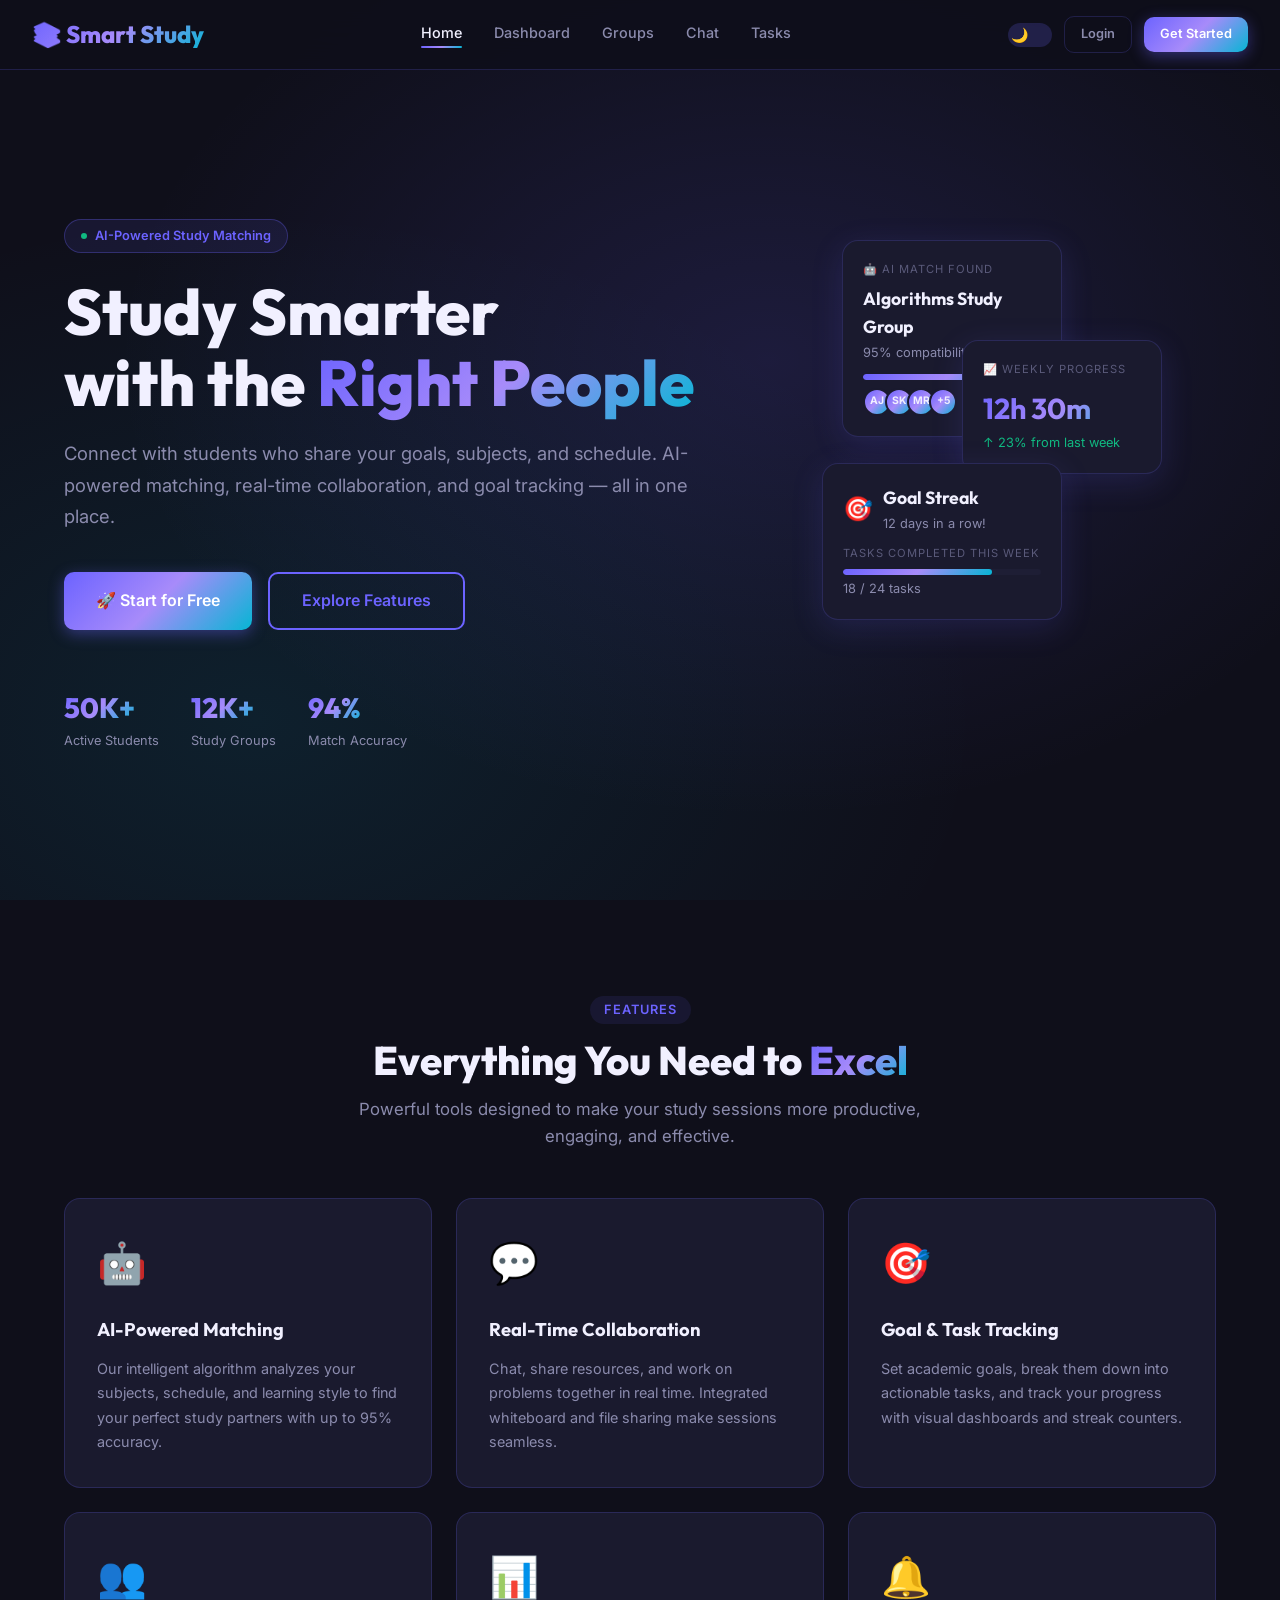
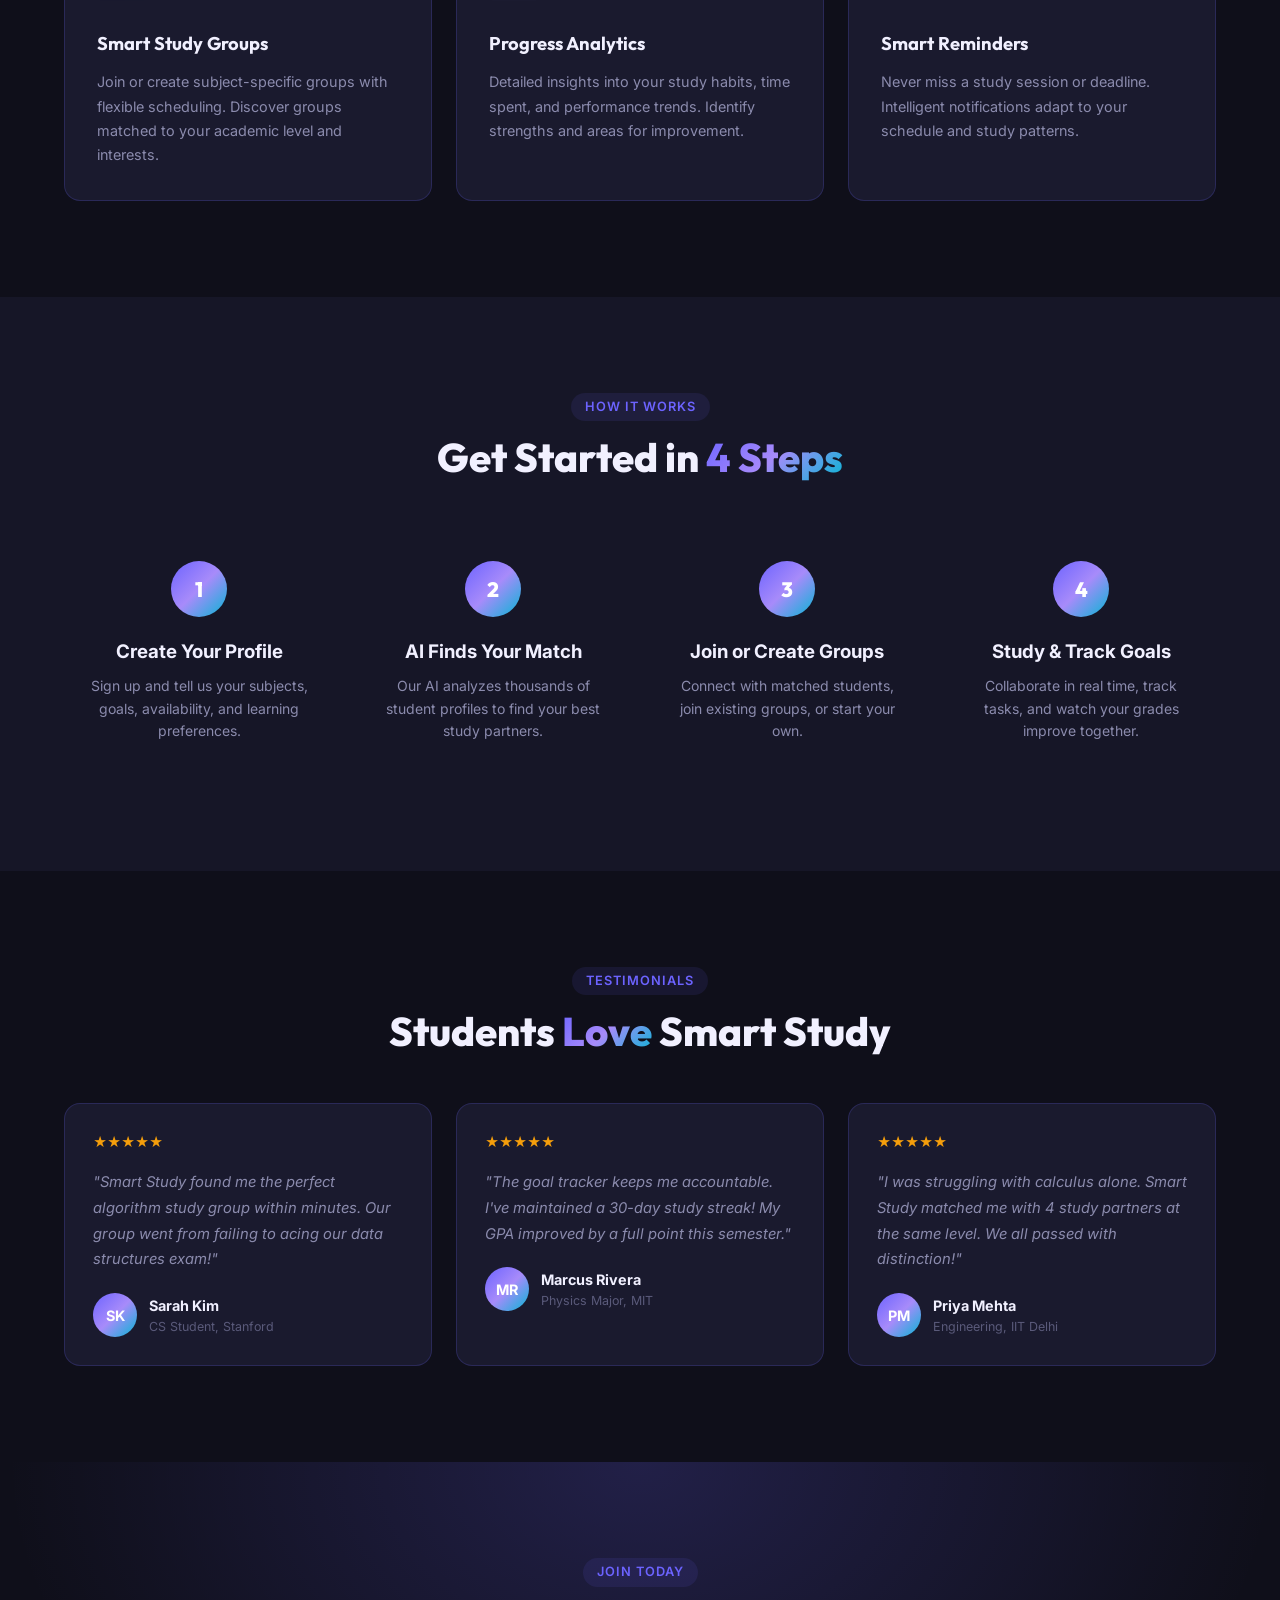
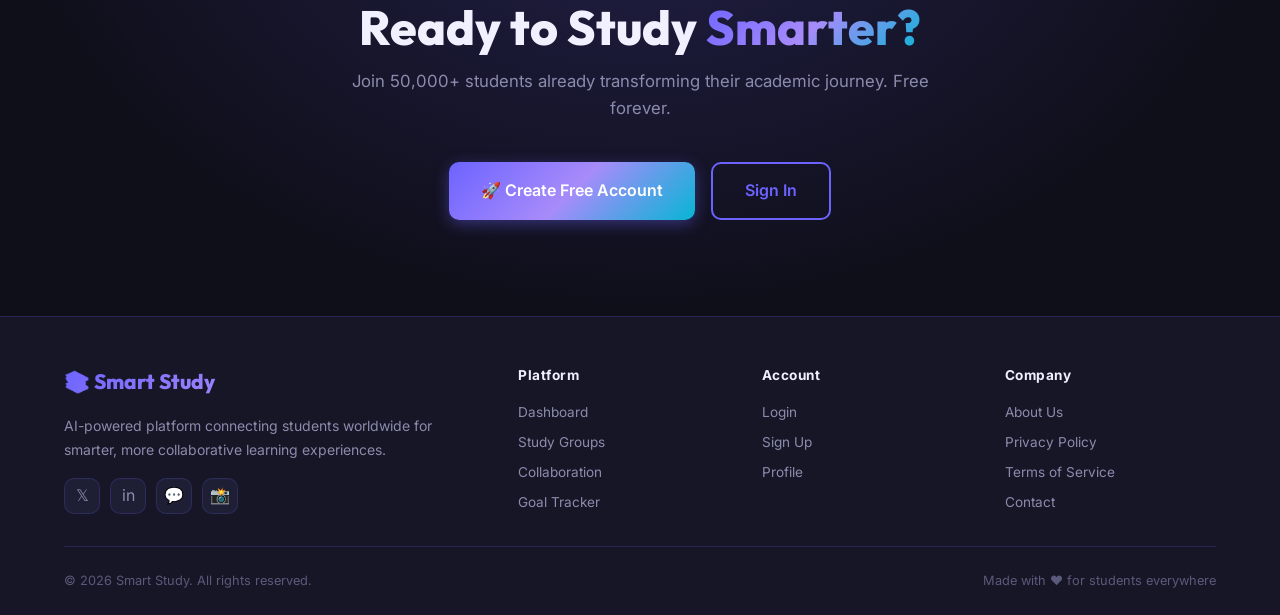
<file: frontend/index.html>
<!DOCTYPE html>
<html lang="en">
<head>
  <meta charset="UTF-8" />
  <meta name="viewport" content="width=device-width, initial-scale=1.0" />
  <meta name="description" content="Smart Study - AI-powered platform connecting students with study partners, groups, and tools to achieve their academic goals faster." />
  <title>Smart Study - Learn Together, Achieve More</title>
  <link rel="stylesheet" href="style.css" />
  <style>
    /* Hero */
    .hero {
      min-height: 100vh; display: flex; align-items: center;
      position: relative; overflow: hidden;
      background: radial-gradient(ellipse at 60% 40%, rgba(108,99,255,0.15) 0%, transparent 60%),
                  radial-gradient(ellipse at 20% 80%, rgba(6,182,212,0.1) 0%, transparent 50%);
    }
    .hero-content { max-width: 640px; z-index: 2; position: relative; }
    .hero-badge {
      display: inline-flex; align-items: center; gap: 8px;
      background: rgba(108,99,255,0.1); border: 1px solid rgba(108,99,255,0.3);
      padding: 6px 16px; border-radius: 20px; font-size: 0.8rem; font-weight: 600;
      color: var(--primary); margin-bottom: 1.5rem; animation: fadeUp 0.6s ease forwards;
    }
    .hero-badge .dot { width: 6px; height: 6px; border-radius: 50%; background: var(--success); animation: pulse 1.5s infinite; }
    .hero-title {
      font-family: 'Outfit', sans-serif; font-size: clamp(2.5rem, 6vw, 4rem); font-weight: 800;
      line-height: 1.1; margin-bottom: 1.25rem;
    }
    .hero-title span { background: var(--gradient); -webkit-background-clip: text; -webkit-text-fill-color: transparent; }
    .hero-subtitle { color: var(--text-muted); font-size: 1.15rem; line-height: 1.7; margin-bottom: 2.5rem; }
    .hero-cta { display: flex; gap: 1rem; flex-wrap: wrap; }
    .hero-stats { display: flex; gap: 2rem; margin-top: 3.5rem; flex-wrap: wrap; }
    .hero-stat { }
    .hero-stat-value { font-family: 'Outfit', sans-serif; font-size: 1.75rem; font-weight: 800; }
    .hero-stat-value span { background: var(--gradient); -webkit-background-clip: text; -webkit-text-fill-color: transparent; }
    .hero-stat-label { font-size: 0.8rem; color: var(--text-muted); }
    /* Floating cards */
    .hero-visual { position: absolute; right: 0; top: 0; bottom: 0; width: 45%; display: flex; align-items: center; justify-content: center; }
    .floating-cards { position: relative; width: 340px; height: 420px; }
    .floating-card {
      position: absolute; background: var(--card); border: 1px solid var(--border);
      border-radius: var(--radius); padding: 1.25rem; box-shadow: var(--shadow);
    }
    .fc1 { top: 0; left: 20px; width: 220px; animation: float 4s ease-in-out infinite; }
    .fc2 { top: 100px; right: 0; width: 200px; animation: float 4s ease-in-out infinite 1s; }
    .fc3 { bottom: 40px; left: 0; width: 240px; animation: float 4s ease-in-out infinite 2s; }
    .fc-label { font-size: 0.7rem; color: var(--text-dim); text-transform: uppercase; letter-spacing: 1px; margin-bottom: 6px; }
    .fc-value { font-family: 'Outfit', sans-serif; font-weight: 700; font-size: 1.1rem; }
    .fc-sub { font-size: 0.8rem; color: var(--text-muted); margin-top: 2px; }
    .fc-progress { margin-top: 10px; }
    .fc-members { display: flex; gap: -6px; margin-top: 8px; }
    .fc-avatar {
      width: 28px; height: 28px; border-radius: 50%; background: var(--gradient);
      border: 2px solid var(--card); display: flex; align-items: center; justify-content: center;
      font-size: 0.65rem; font-weight: 700; margin-left: -6px;
    }
    .fc-avatar:first-child { margin-left: 0; }
    /* Features */
    .features-section { padding: 6rem 0; }
    .features-grid { display: grid; grid-template-columns: repeat(3, 1fr); gap: 1.5rem; margin-top: 3rem; }
    .feature-card {
      background: var(--card); border: 1px solid var(--border); border-radius: var(--radius);
      padding: 2rem; transition: var(--transition); cursor: default; position: relative; overflow: hidden;
    }
    .feature-card::before {
      content: ''; position: absolute; top: 0; left: 0; right: 0; height: 3px;
      background: var(--gradient); transform: scaleX(0); transform-origin: left;
      transition: var(--transition);
    }
    .feature-card:hover { transform: translateY(-6px); box-shadow: var(--shadow-lg); border-color: rgba(108,99,255,0.4); }
    .feature-card:hover::before { transform: scaleX(1); }
    .feature-icon { font-size: 2.5rem; margin-bottom: 1.25rem; display: block; }
    .feature-title { font-family: 'Outfit', sans-serif; font-size: 1.15rem; font-weight: 700; margin-bottom: 0.75rem; }
    .feature-desc { color: var(--text-muted); font-size: 0.9rem; line-height: 1.7; }
    /* How it works */
    .how-section { padding: 6rem 0; background: var(--bg2); }
    .steps-grid { display: grid; grid-template-columns: repeat(4, 1fr); gap: 1.5rem; margin-top: 3rem; }
    .step-card { text-align: center; padding: 2rem 1.5rem; }
    .step-num {
      width: 56px; height: 56px; border-radius: 50%;
      background: var(--gradient); color: white; font-family: 'Outfit', sans-serif;
      font-size: 1.3rem; font-weight: 800;
      display: flex; align-items: center; justify-content: center; margin: 0 auto 1.25rem;
    }
    .step-title { font-weight: 700; margin-bottom: 0.5rem; }
    .step-desc { color: var(--text-muted); font-size: 0.875rem; line-height: 1.6; }
    /* Testimonials */
    .testimonials { padding: 6rem 0; }
    .testimonials-grid { display: grid; grid-template-columns: repeat(3, 1fr); gap: 1.5rem; margin-top: 3rem; }
    .testimonial-card { background: var(--card); border: 1px solid var(--border); border-radius: var(--radius); padding: 1.75rem; }
    .testimonial-text { color: var(--text-muted); font-size: 0.925rem; line-height: 1.75; margin-bottom: 1.25rem; font-style: italic; }
    .testimonial-user { display: flex; align-items: center; gap: 12px; }
    .testimonial-name { font-weight: 700; font-size: 0.9rem; }
    .testimonial-role { font-size: 0.78rem; color: var(--text-dim); }
    .stars { color: #F59E0B; font-size: 0.85rem; margin-bottom: 1rem; }
    /* CTA Section */
    .cta-section {
      padding: 6rem 0; text-align: center;
      background: radial-gradient(ellipse at 50% 0%, rgba(108,99,255,0.2) 0%, transparent 70%);
    }
    .cta-section .section-title { font-size: clamp(2rem, 4vw, 3rem); }
    .cta-btns { display: flex; gap: 1rem; justify-content: center; flex-wrap: wrap; margin-top: 2.5rem; }
    /* Responsive */
    @media(max-width:1024px) { .hero-visual { display: none; } .features-grid { grid-template-columns: 1fr 1fr; } .steps-grid { grid-template-columns: 1fr 1fr; } .testimonials-grid { grid-template-columns: 1fr 1fr; } }
    @media(max-width:768px) { .features-grid { grid-template-columns: 1fr; } .steps-grid { grid-template-columns: 1fr; } .testimonials-grid { grid-template-columns: 1fr; } }
  </style>
</head>
<body>
  <!-- Loader -->
  <div id="page-loader">
    <div class="loader-logo">📚 Smart Study</div>
    <div class="loader-spinner"></div>
  </div>

  <!-- Toast container -->
  <div id="toast-container"></div>

  <!-- Navbar -->
  <nav class="navbar" id="navbar">
    <a href="index.html" class="nav-brand">📚 Smart Study</a>
    <div class="nav-links">
      <a href="index.html" class="active">Home</a>
      <a href="dashboard.html">Dashboard</a>
      <a href="groups.html">Groups</a>
      <a href="chat.html">Chat</a>
      <a href="tasks.html">Tasks</a>
    </div>
    <div class="nav-actions">
      <button class="theme-toggle" aria-label="Toggle theme"></button>
      <a href="login.html" class="btn btn-ghost btn-sm">Login</a>
      <a href="signup.html" class="btn btn-primary btn-sm">Get Started</a>
    </div>
    <div class="hamburger" id="hamburger">
      <span></span><span></span><span></span>
    </div>
  </nav>

  <!-- Mobile Menu -->
  <div class="mobile-menu" id="mobile-menu">
    <a href="index.html">🏠 Home</a>
    <a href="dashboard.html">📊 Dashboard</a>
    <a href="groups.html">👥 Groups</a>
    <a href="chat.html">💬 Chat</a>
    <a href="tasks.html">✅ Tasks</a>
    <a href="profile.html">👤 Profile</a>
    <div style="display:flex;gap:10px;margin-top:8px;">
      <a href="login.html" class="btn btn-ghost btn-sm" style="flex:1;justify-content:center;">Login</a>
      <a href="signup.html" class="btn btn-primary btn-sm" style="flex:1;justify-content:center;">Sign Up</a>
    </div>
  </div>

  <!-- Hero -->
  <section class="hero page-wrapper">
    <div class="container" style="width:100%;display:flex;align-items:center;">
      <div class="hero-content">
        <div class="hero-badge animate-fadeUp"><span class="dot"></span> AI-Powered Study Matching</div>
        <h1 class="hero-title animate-fadeUp delay-1">
          Study Smarter<br>with the <span>Right People</span>
        </h1>
        <p class="hero-subtitle animate-fadeUp delay-2">
          Connect with students who share your goals, subjects, and schedule. AI-powered matching, real-time collaboration, and goal tracking — all in one place.
        </p>
        <div class="hero-cta animate-fadeUp delay-3">
          <a href="signup.html" class="btn btn-primary btn-lg">🚀 Start for Free</a>
          <a href="#features" class="btn btn-outline btn-lg">Explore Features</a>
        </div>
        <div class="hero-stats animate-fadeUp delay-4">
          <div class="hero-stat">
            <div class="hero-stat-value"><span>50K+</span></div>
            <div class="hero-stat-label">Active Students</div>
          </div>
          <div class="hero-stat">
            <div class="hero-stat-value"><span>12K+</span></div>
            <div class="hero-stat-label">Study Groups</div>
          </div>
          <div class="hero-stat">
            <div class="hero-stat-value"><span>94%</span></div>
            <div class="hero-stat-label">Match Accuracy</div>
          </div>
        </div>
      </div>

      <!-- Floating Visual Cards -->
      <div class="hero-visual">
        <div class="floating-cards">
          <div class="floating-card fc1">
            <div class="fc-label">🤖 AI Match Found</div>
            <div class="fc-value">Algorithms Study Group</div>
            <div class="fc-sub">95% compatibility score</div>
            <div class="progress-bar fc-progress"><div class="progress-fill" style="width:95%"></div></div>
            <div class="fc-members">
              <div class="fc-avatar">AJ</div>
              <div class="fc-avatar">SK</div>
              <div class="fc-avatar">MR</div>
              <div class="fc-avatar">+5</div>
            </div>
          </div>
          <div class="floating-card fc2">
            <div class="fc-label">📈 Weekly Progress</div>
            <div class="fc-value" style="font-size:1.8rem;background:var(--gradient);-webkit-background-clip:text;-webkit-text-fill-color:transparent;">12h 30m</div>
            <div class="fc-sub" style="color:var(--success);">↑ 23% from last week</div>
          </div>
          <div class="floating-card fc3">
            <div style="display:flex;align-items:center;gap:10px;margin-bottom:10px;">
              <span style="font-size:1.5rem;">🎯</span>
              <div>
                <div class="fc-value">Goal Streak</div>
                <div class="fc-sub">12 days in a row!</div>
              </div>
            </div>
            <div class="fc-label">Tasks completed this week</div>
            <div class="progress-bar"><div class="progress-fill" style="width:75%"></div></div>
            <div class="fc-sub" style="margin-top:4px;">18 / 24 tasks</div>
          </div>
        </div>
      </div>
    </div>
  </section>

  <!-- Features -->
  <section class="features-section" id="features">
    <div class="container">
      <div class="section-header" style="text-align:center;">
        <div class="section-tag">Features</div>
        <h2 class="section-title">Everything You Need to <span>Excel</span></h2>
        <p class="section-subtitle" style="margin:0.75rem auto 0;">Powerful tools designed to make your study sessions more productive, engaging, and effective.</p>
      </div>
      <div class="features-grid">
        <div class="feature-card animate-on-scroll">
          <span class="feature-icon">🤖</span>
          <h3 class="feature-title">AI-Powered Matching</h3>
          <p class="feature-desc">Our intelligent algorithm analyzes your subjects, schedule, and learning style to find your perfect study partners with up to 95% accuracy.</p>
        </div>
        <div class="feature-card animate-on-scroll">
          <span class="feature-icon">💬</span>
          <h3 class="feature-title">Real-Time Collaboration</h3>
          <p class="feature-desc">Chat, share resources, and work on problems together in real time. Integrated whiteboard and file sharing make sessions seamless.</p>
        </div>
        <div class="feature-card animate-on-scroll">
          <span class="feature-icon">🎯</span>
          <h3 class="feature-title">Goal & Task Tracking</h3>
          <p class="feature-desc">Set academic goals, break them down into actionable tasks, and track your progress with visual dashboards and streak counters.</p>
        </div>
        <div class="feature-card animate-on-scroll">
          <span class="feature-icon">👥</span>
          <h3 class="feature-title">Smart Study Groups</h3>
          <p class="feature-desc">Join or create subject-specific groups with flexible scheduling. Discover groups matched to your academic level and interests.</p>
        </div>
        <div class="feature-card animate-on-scroll">
          <span class="feature-icon">📊</span>
          <h3 class="feature-title">Progress Analytics</h3>
          <p class="feature-desc">Detailed insights into your study habits, time spent, and performance trends. Identify strengths and areas for improvement.</p>
        </div>
        <div class="feature-card animate-on-scroll">
          <span class="feature-icon">🔔</span>
          <h3 class="feature-title">Smart Reminders</h3>
          <p class="feature-desc">Never miss a study session or deadline. Intelligent notifications adapt to your schedule and study patterns.</p>
        </div>
      </div>
    </div>
  </section>

  <!-- How it Works -->
  <section class="how-section">
    <div class="container">
      <div class="section-header" style="text-align:center;">
        <div class="section-tag">How It Works</div>
        <h2 class="section-title">Get Started in <span>4 Steps</span></h2>
      </div>
      <div class="steps-grid">
        <div class="step-card">
          <div class="step-num">1</div>
          <h3 class="step-title">Create Your Profile</h3>
          <p class="step-desc">Sign up and tell us your subjects, goals, availability, and learning preferences.</p>
        </div>
        <div class="step-card">
          <div class="step-num">2</div>
          <h3 class="step-title">AI Finds Your Match</h3>
          <p class="step-desc">Our AI analyzes thousands of student profiles to find your best study partners.</p>
        </div>
        <div class="step-card">
          <div class="step-num">3</div>
          <h3 class="step-title">Join or Create Groups</h3>
          <p class="step-desc">Connect with matched students, join existing groups, or start your own.</p>
        </div>
        <div class="step-card">
          <div class="step-num">4</div>
          <h3 class="step-title">Study & Track Goals</h3>
          <p class="step-desc">Collaborate in real time, track tasks, and watch your grades improve together.</p>
        </div>
      </div>
    </div>
  </section>

  <!-- Testimonials -->
  <section class="testimonials">
    <div class="container">
      <div class="section-header" style="text-align:center;">
        <div class="section-tag">Testimonials</div>
        <h2 class="section-title">Students <span>Love</span> Smart Study</h2>
      </div>
      <div class="testimonials-grid">
        <div class="testimonial-card">
          <div class="stars">★★★★★</div>
          <p class="testimonial-text">"Smart Study found me the perfect algorithm study group within minutes. Our group went from failing to acing our data structures exam!"</p>
          <div class="testimonial-user">
            <div class="avatar avatar-md">SK</div>
            <div>
              <div class="testimonial-name">Sarah Kim</div>
              <div class="testimonial-role">CS Student, Stanford</div>
            </div>
          </div>
        </div>
        <div class="testimonial-card">
          <div class="stars">★★★★★</div>
          <p class="testimonial-text">"The goal tracker keeps me accountable. I've maintained a 30-day study streak! My GPA improved by a full point this semester."</p>
          <div class="testimonial-user">
            <div class="avatar avatar-md">MR</div>
            <div>
              <div class="testimonial-name">Marcus Rivera</div>
              <div class="testimonial-role">Physics Major, MIT</div>
            </div>
          </div>
        </div>
        <div class="testimonial-card">
          <div class="stars">★★★★★</div>
          <p class="testimonial-text">"I was struggling with calculus alone. Smart Study matched me with 4 study partners at the same level. We all passed with distinction!"</p>
          <div class="testimonial-user">
            <div class="avatar avatar-md">PM</div>
            <div>
              <div class="testimonial-name">Priya Mehta</div>
              <div class="testimonial-role">Engineering, IIT Delhi</div>
            </div>
          </div>
        </div>
      </div>
    </div>
  </section>

  <!-- CTA -->
  <section class="cta-section">
    <div class="container">
      <div class="section-tag">Join Today</div>
      <h2 class="section-title">Ready to Study <span>Smarter?</span></h2>
      <p class="section-subtitle" style="margin:0.75rem auto;text-align:center;">Join 50,000+ students already transforming their academic journey. Free forever.</p>
      <div class="cta-btns">
        <a href="signup.html" class="btn btn-primary btn-lg">🚀 Create Free Account</a>
        <a href="login.html" class="btn btn-outline btn-lg">Sign In</a>
      </div>
    </div>
  </section>

  <!-- Footer -->
  <footer class="footer">
    <div class="container">
      <div class="footer-grid">
        <div>
          <div class="footer-brand">📚 Smart Study</div>
          <p class="footer-desc">AI-powered platform connecting students worldwide for smarter, more collaborative learning experiences.</p>
          <div class="footer-social">
            <a class="social-btn" href="#" title="Twitter">𝕏</a>
            <a class="social-btn" href="#" title="LinkedIn">in</a>
            <a class="social-btn" href="#" title="Discord">💬</a>
            <a class="social-btn" href="#" title="Instagram">📸</a>
          </div>
        </div>
        <div>
          <div class="footer-heading">Platform</div>
          <div class="footer-links">
            <a href="dashboard.html">Dashboard</a>
            <a href="groups.html">Study Groups</a>
            <a href="chat.html">Collaboration</a>
            <a href="tasks.html">Goal Tracker</a>
          </div>
        </div>
        <div>
          <div class="footer-heading">Account</div>
          <div class="footer-links">
            <a href="login.html">Login</a>
            <a href="signup.html">Sign Up</a>
            <a href="profile.html">Profile</a>
          </div>
        </div>
        <div>
          <div class="footer-heading">Company</div>
          <div class="footer-links">
            <a href="#">About Us</a>
            <a href="#">Privacy Policy</a>
            <a href="#">Terms of Service</a>
            <a href="#">Contact</a>
          </div>
        </div>
      </div>
      <div class="footer-bottom">
        <span>© 2026 Smart Study. All rights reserved.</span>
        <span>Made with ❤️ for students everywhere</span>
      </div>
    </div>
  </footer>

  <script src="./script.js"></script>
</body>
</html>
</file>
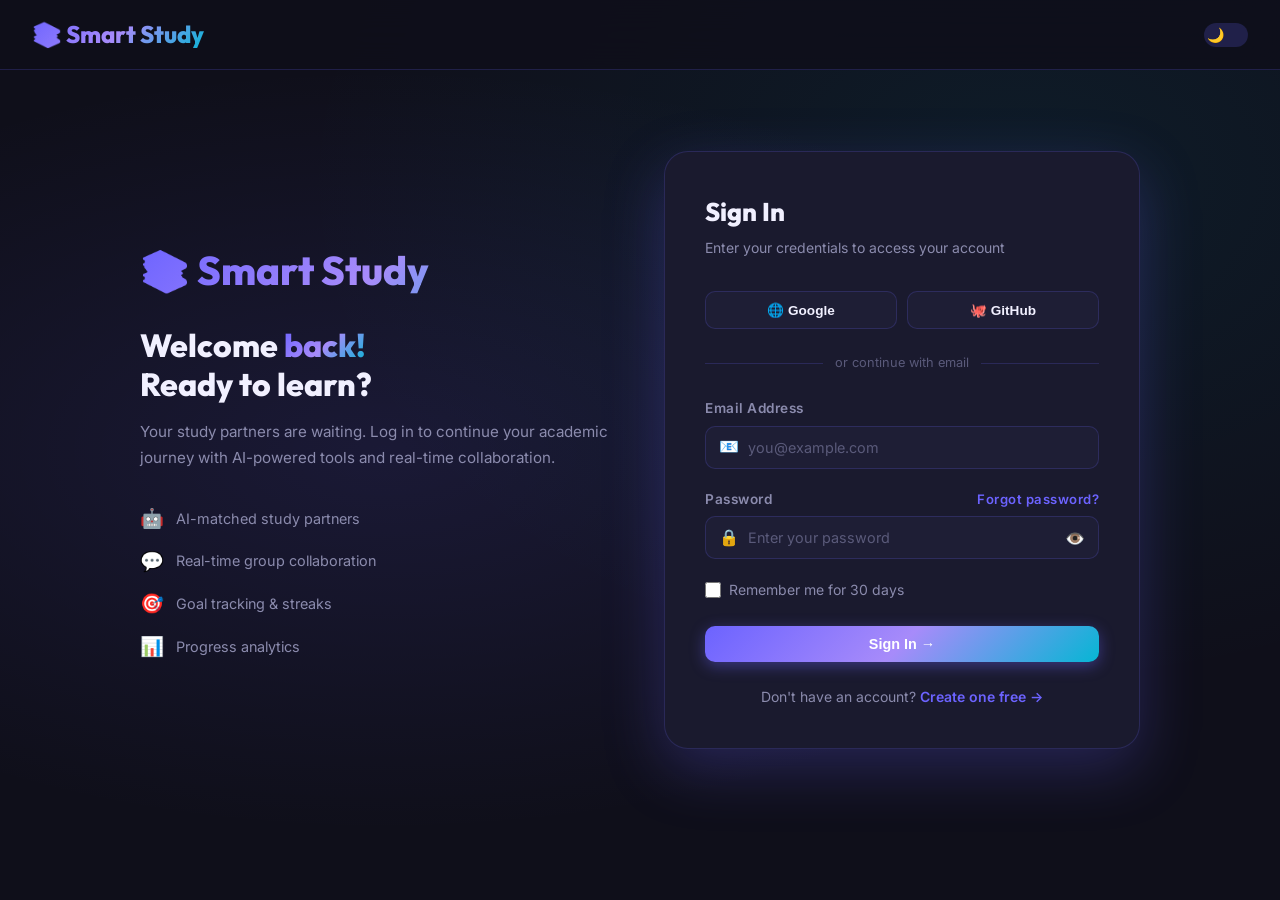
<file: frontend/dashboard.html>
<!DOCTYPE html>
<html lang="en">
<head>
  <meta charset="UTF-8" />
  <meta name="viewport" content="width=device-width, initial-scale=1.0" />
  <meta name="description" content="Smart Study Dashboard - View your stats, recommended groups, and study progress." />
  <title>Dashboard - Smart Study</title>
  <link rel="stylesheet" href="style.css" />
  <style>
    .welcome-banner {
      background: var(--gradient); border-radius: var(--radius-lg);
      padding: 2rem; position: relative; overflow: hidden; margin-bottom: 2rem;
      display: flex; align-items: center; justify-content: space-between;
    }
    .welcome-banner::before {
      content: ''; position: absolute; right: -30px; top: -30px;
      width: 200px; height: 200px; background: rgba(255,255,255,0.07);
      border-radius: 50%;
    }
    .welcome-banner::after {
      content: ''; position: absolute; right: 80px; bottom: -40px;
      width: 140px; height: 140px; background: rgba(255,255,255,0.05);
      border-radius: 50%;
    }
    .welcome-text {}
    .welcome-greeting { font-size: 0.9rem; color: rgba(255,255,255,0.75); margin-bottom: 4px; }
    .welcome-name { font-family: 'Outfit', sans-serif; font-size: 1.75rem; font-weight: 800; color: white; margin-bottom: 8px; }
    .welcome-streak { display: inline-flex; align-items: center; gap: 6px; background: rgba(255,255,255,0.15); padding: 5px 14px; border-radius: 20px; font-size: 0.85rem; color: white; }
    .welcome-emoji { font-size: 3rem; z-index: 1; position: relative; }
    /* Stats Grid */
    .stats-grid { display: grid; grid-template-columns: repeat(4, 1fr); gap: 1rem; margin-bottom: 2rem; }
    /* Groups Section */
    .groups-grid { display: grid; grid-template-columns: repeat(3, 1fr); gap: 1rem; }
    .group-card {
      background: var(--card); border: 1px solid var(--border); border-radius: var(--radius);
      padding: 1.25rem; transition: var(--transition); cursor: pointer;
    }
    .group-card:hover { transform: translateY(-4px); box-shadow: var(--shadow); border-color: rgba(108,99,255,0.4); }
    .group-card-header { display: flex; align-items: center; gap: 12px; margin-bottom: 1rem; }
    .group-emoji { width: 44px; height: 44px; border-radius: var(--radius-sm); background: rgba(108,99,255,0.1); display: flex; align-items: center; justify-content: center; font-size: 1.3rem; flex-shrink: 0; }
    .group-name { font-weight: 700; font-size: 0.95rem; }
    .group-subject { font-size: 0.78rem; color: var(--text-muted); }
    .group-meta { display: flex; justify-content: space-between; align-items: center; font-size: 0.8rem; color: var(--text-muted); margin-bottom: 12px; }
    .group-tags { display: flex; gap: 6px; flex-wrap: wrap; margin-bottom: 12px; }
    .group-tag { background: var(--bg3); padding: 2px 8px; border-radius: 10px; font-size: 0.72rem; color: var(--text-dim); }
    .match-score { display: flex; align-items: center; gap: 6px; font-size: 0.8rem; }
    .match-dot { width: 8px; height: 8px; border-radius: 50%; background: var(--success); }
    /* Recent Activity */
    .activity-list { display: flex; flex-direction: column; gap: 12px; }
    .activity-item { display: flex; align-items: center; gap: 12px; padding: 12px; background: var(--bg3); border-radius: var(--radius-sm); }
    .activity-icon { width: 36px; height: 36px; border-radius: var(--radius-sm); display: flex; align-items: center; justify-content: center; font-size: 1rem; flex-shrink: 0; }
    .activity-text { flex: 1; }
    .activity-title { font-size: 0.875rem; font-weight: 600; }
    .activity-time { font-size: 0.75rem; color: var(--text-dim); }
    /* Study Progress */
    .progress-list { display: flex; flex-direction: column; gap: 1rem; }
    .progress-item-label { display: flex; justify-content: space-between; font-size: 0.875rem; margin-bottom: 6px; }
    .progress-pct { font-weight: 700; color: var(--primary); }
    /* Two column layout */
    .two-col { display: grid; grid-template-columns: 1fr 1fr; gap: 1.5rem; margin-top: 2rem; }
    .three-col { display: grid; grid-template-columns: 2fr 1fr; gap: 1.5rem; }
    @media(max-width:1200px) { .stats-grid { grid-template-columns: repeat(2,1fr); } .groups-grid { grid-template-columns: repeat(2,1fr); } }
    @media(max-width:768px) { .stats-grid { grid-template-columns: 1fr 1fr; } .groups-grid { grid-template-columns: 1fr; } .two-col { grid-template-columns: 1fr; } .three-col { grid-template-columns: 1fr; } }
  </style>
</head>
<body>
  <div id="page-loader"><div class="loader-logo">📚 Smart Study</div><div class="loader-spinner"></div></div>
  <div id="toast-container"></div>

  <!-- Navbar -->
  <nav class="navbar">
    <a href="index.html" class="nav-brand">📚 Smart Study</a>
    <div class="nav-links">
      <a href="dashboard.html" class="active">Dashboard</a>
      <a href="groups.html">Groups</a>
      <a href="chat.html">Chat</a>
      <a href="tasks.html">Tasks</a>
      <a href="profile.html">Profile</a>
    </div>
    <div class="nav-actions">
      <button class="theme-toggle"></button>
      <div class="dropdown">
        <div class="nav-avatar" id="user-avatar" data-dropdown="user-menu">AJ</div>
        <div class="dropdown-menu" id="user-menu">
          <div class="dropdown-item" onclick="window.location='profile.html'">👤 Profile</div>
          <div class="dropdown-item" onclick="window.location='tasks.html'">✅ My Tasks</div>
          <div class="dropdown-divider"></div>
          <div class="dropdown-item" style="color:var(--danger);" onclick="SS.logout()">🚪 Logout</div>
        </div>
      </div>
    </div>
    <div class="hamburger"><span></span><span></span><span></span></div>
  </nav>

  <div class="mobile-menu">
    <a href="dashboard.html">📊 Dashboard</a>
    <a href="groups.html">👥 Groups</a>
    <a href="chat.html">💬 Chat</a>
    <a href="tasks.html">✅ Tasks</a>
    <a href="profile.html">👤 Profile</a>
  </div>

  <!-- App Layout -->
  <div class="page-wrapper">
    <div class="app-layout">
      <!-- Sidebar -->
      <aside class="sidebar">
        <a href="dashboard.html" class="sidebar-item active"><span class="icon">📊</span> Dashboard</a>
        <a href="groups.html" class="sidebar-item"><span class="icon">👥</span> Study Groups</a>
        <a href="chat.html" class="sidebar-item"><span class="icon">💬</span> Messages</a>
        <a href="tasks.html" class="sidebar-item"><span class="icon">✅</span> Tasks & Goals</a>
        <a href="profile.html" class="sidebar-item"><span class="icon">👤</span> Profile</a>
        <div class="sidebar-section">Quick Actions</div>
        <div class="sidebar-item" onclick="openModal('find-group-modal')"><span class="icon">🔍</span> Find Group</div>
        <div class="sidebar-item" onclick="aiMatchMe()"><span class="icon">🤖</span> AI Match Me</div>
        <div style="flex:1;"></div>
        <div class="sidebar-item" style="margin-top:auto;" onclick="Session.logout()"><span class="icon">🚪</span> Logout</div>
      </aside>

      <!-- Main Content -->
      <main class="main-content">
        <!-- Welcome Banner -->
        <div class="welcome-banner animate-fadeUp">
          <div class="welcome-text">
            <div class="welcome-greeting">Good evening 🌙</div>
            <div class="welcome-name" id="welcome-name">Welcome back, Alex!</div>
            <div class="welcome-streak">🔥 12 day streak – keep it up!</div>
          </div>
          <div class="welcome-emoji">📚</div>
        </div>

        <!-- Stats -->
        <div class="stats-grid animate-fadeUp delay-1">
          <div class="stat-card">
            <div class="stat-icon purple">⏱️</div>
            <div class="stat-info">
              <div class="stat-value" id="stat-hours">24h</div>
              <div class="stat-label">Study Hours this Week</div>
            </div>
          </div>
          <div class="stat-card">
            <div class="stat-icon cyan">👥</div>
            <div class="stat-info">
              <div class="stat-value" id="stat-groups">6</div>
              <div class="stat-label">Groups Joined</div>
            </div>
          </div>
          <div class="stat-card">
            <div class="stat-icon green">✅</div>
            <div class="stat-info">
              <div class="stat-value" id="stat-tasks">18</div>
              <div class="stat-label">Tasks Completed</div>
            </div>
          </div>
          <div class="stat-card">
            <div class="stat-icon amber">🔥</div>
            <div class="stat-info">
              <div class="stat-value" id="stat-streak">12</div>
              <div class="stat-label">Day Streak</div>
            </div>
          </div>
        </div>

        <!-- Three column: Groups + Activity -->
        <div class="three-col">
          <div>
            <div style="display:flex;align-items:center;justify-content:space-between;margin-bottom:1rem;">
              <h2 style="font-family:'Outfit',sans-serif;font-size:1.2rem;font-weight:700;">🤖 Recommended Groups</h2>
              <a href="groups.html" class="btn btn-ghost btn-sm">View All</a>
            </div>
            <div class="groups-grid" id="rec-groups-grid"></div>
          </div>

          <div>
            <div style="margin-bottom:1rem;">
              <h2 style="font-family:'Outfit',sans-serif;font-size:1.2rem;font-weight:700;margin-bottom:1rem;">📈 Study Progress</h2>
              <div class="card">
                <div class="progress-list" id="progress-list"></div>
              </div>
            </div>
            <div>
              <h2 style="font-family:'Outfit',sans-serif;font-size:1.2rem;font-weight:700;margin-bottom:1rem;">⚡ Recent Activity</h2>
              <div class="card">
                <div class="activity-list" id="activity-list"></div>
              </div>
            </div>
          </div>
        </div>
      </main>
    </div>
  </div>

  <!-- Find Group Modal -->
  <div class="modal-overlay" id="find-group-modal">
    <div class="modal">
      <div class="modal-header">
        <h3 class="modal-title">🔍 Find a Study Group</h3>
        <button class="modal-close">✕</button>
      </div>
      <div class="form-group">
        <label class="form-label">Subject</label>
        <input type="text" class="form-input" placeholder="e.g. Calculus, Machine Learning..." id="modal-subject" />
      </div>
      <div class="form-group">
        <label class="form-label">Level</label>
        <select class="form-select">
          <option>Any Level</option>
          <option>Beginner</option>
          <option>Intermediate</option>
          <option>Advanced</option>
        </select>
      </div>
      <button class="btn btn-primary" style="width:100%;justify-content:center;" onclick="closeModal('find-group-modal');window.location.href='groups.html';">🔍 Search Groups</button>
    </div>
  </div>

  <!-- AI Match Modal -->
  <div class="modal-overlay" id="ai-match-modal">
    <div class="modal" style="max-width:520px;">
      <div class="modal-header">
        <h3 class="modal-title">🤖 AI Study Match</h3>
        <button class="modal-close">✕</button>
      </div>
      <p style="color:var(--text-muted);font-size:0.875rem;margin-bottom:1rem;">Students matched to your subjects and availability.</p>
      <div id="ai-match-results" style="max-height:400px;overflow-y:auto;"></div>
    </div>
  </div>

  <script src="script.js"></script>
  <script src="api.js"></script>
  <script>
    // Auth guard
    if (!Session.requireAuth()) throw new Error('Not authenticated');

    const user = Session.getUser() || {};
    // Set initial values from cache
    document.getElementById('welcome-name').textContent = 'Welcome back, ' + (user.name?.split(' ')[0] || 'Student') + '!';
    document.getElementById('user-avatar').textContent = user.avatar || '??';

    // Greeting by time
    const hour = new Date().getHours();
    const greet = hour < 12 ? 'Good morning ☀️' : hour < 18 ? 'Good afternoon 🌤️' : 'Good evening 🌙';
    document.querySelector('.welcome-greeting').textContent = greet;

    // Load live data from API
    async function loadDashboard() {
      // Fetch profile
      const profileRes = await UserAPI.getProfile();
      if (profileRes.success) {
        const u = profileRes.user;
        Session.updateUser(u);
        document.getElementById('welcome-name').textContent = 'Welcome back, ' + (u.name?.split(' ')[0] || 'Student') + '!';
        document.getElementById('user-avatar').textContent = u.avatar || '??';
        document.getElementById('stat-hours').textContent = (u.studyHours || 0) + 'h';
        document.getElementById('stat-groups').textContent = u.groupsJoined || 0;
        document.getElementById('stat-tasks').textContent = u.tasksCompleted || 0;
        document.getElementById('stat-streak').textContent = u.streak || 0;
        document.querySelector('.welcome-streak').textContent = '🔥 ' + (u.streak || 0) + ' day streak – keep it up!';
      } else {
        // Use cached user data
        document.getElementById('stat-hours').textContent = (user.studyHours || 0) + 'h';
        document.getElementById('stat-groups').textContent = user.groupsJoined || 0;
        document.getElementById('stat-tasks').textContent = user.tasksCompleted || 0;
        document.getElementById('stat-streak').textContent = user.streak || 0;
      }

      // Fetch recommended groups
      const groupsRes = await GroupsAPI.getRecommended();
      const grid = document.getElementById('rec-groups-grid');
      if (groupsRes.success && groupsRes.groups.length > 0) {
        const topGroups = groupsRes.groups.slice(0, 3);
        grid.innerHTML = topGroups.map(g => `
          <div class="group-card" onclick="window.location='groups.html'">
            <div class="group-card-header">
              <div class="group-emoji">${g.avatar || '📚'}</div>
              <div>
                <div class="group-name">${g.name}</div>
                <div class="group-subject">${g.subject}</div>
              </div>
            </div>
            <div class="group-meta">
              <span>👥 ${g.members?.length || 0}/${g.maxMembers || 10}</span>
              <span>📅 ${g.schedule || 'Flexible'}</span>
            </div>
            <div class="group-tags">${(g.tags || []).slice(0,2).map(t => `<span class="group-tag">${t}</span>`).join('')}</div>
            <div class="match-score"><span class="match-dot"></span> <strong>${g.matchScore || 0}%</strong> match <span class="badge badge-success" style="margin-left:auto;">${g.level || ''}</span></div>
          </div>
        `).join('');
      } else {
        grid.innerHTML = '<div style="text-align:center;padding:2rem;color:var(--text-muted);grid-column:1/-1;"><p>No recommended groups yet. <a href="groups.html" style="color:var(--primary);">Browse all groups →</a></p></div>';
      }

      // Fetch task stats
      const tasksRes = await TasksAPI.getAll();
      if (tasksRes.success) {
        document.getElementById('stat-tasks').textContent = tasksRes.stats?.completed || 0;
      }
    }

    // Progress list (subjects from user profile)
    const subjects = (user.subjects || []).slice(0, 4).map((s, i) => {
      const icons = ['⚙️', '📐', '🤖', '⚛️', '💻', '🌐', '🧪', '📈'];
      return { name: icons[i % icons.length] + ' ' + s, pct: Math.floor(Math.random() * 50) + 40 };
    });
    if (subjects.length) {
      document.getElementById('progress-list').innerHTML = subjects.map(s => `
        <div>
          <div class="progress-item-label"><span>${s.name}</span><span class="progress-pct">${s.pct}%</span></div>
          <div class="progress-bar"><div class="progress-fill" style="width:${s.pct}%"></div></div>
        </div>
      `).join('');
    } else {
      document.getElementById('progress-list').innerHTML = '<p style="color:var(--text-muted);font-size:0.85rem;">Add subjects to your profile to see progress.</p>';
    }

    // Activity (static for now)
    const activities = [
      { icon: '👤', color:'rgba(108,99,255,0.15)', title:'Account created on Smart Study', time:'Recently' },
      { icon: '🎯', color:'rgba(245,158,11,0.15)', title:'Set study goals and track tasks', time:'Get started →' },
      { icon: '👥', color:'rgba(6,182,212,0.15)', title:'Join a study group to collaborate', time:'Explore →' }
    ];
    document.getElementById('activity-list').innerHTML = activities.map(a => `
      <div class="activity-item">
        <div class="activity-icon" style="background:${a.color}">${a.icon}</div>
        <div class="activity-text">
          <div class="activity-title">${a.title}</div>
          <div class="activity-time">${a.time}</div>
        </div>
      </div>
    `).join('');

    // Update sidebar logout
    document.querySelectorAll('[onclick*="SS.logout"]').forEach(el => {
      el.setAttribute('onclick', 'Session.logout()');
    });

    loadDashboard();

    // AI Matchmaking function
    async function aiMatchMe() {
      openModal('ai-match-modal');
      const container = document.getElementById('ai-match-results');
      container.innerHTML = '<div style="text-align:center;padding:2rem;"><div class="loader-spinner" style="position:static;margin:0 auto 1rem;width:30px;height:30px;"></div><p style="color:var(--text-muted);font-size:0.85rem;">Finding your best matches...</p></div>';

      const res = await MatchAPI.getMatches();

      if (res.success && res.data.matchedUsers.length > 0) {
        container.innerHTML = res.data.matchedUsers.map(u => `
          <div style="display:flex;align-items:center;gap:12px;padding:12px;background:var(--bg3);border-radius:var(--radius-sm);margin-bottom:8px;">
            <div style="width:42px;height:42px;border-radius:50%;background:var(--gradient);color:white;display:flex;align-items:center;justify-content:center;font-weight:700;font-size:0.85rem;flex-shrink:0;">${u.avatar || u.name?.slice(0,2) || '??'}</div>
            <div style="flex:1;min-width:0;">
              <div style="font-weight:700;font-size:0.9rem;">${u.name}</div>
              <div style="font-size:0.75rem;color:var(--text-dim);">${u.university || ''}</div>
              <div style="display:flex;gap:4px;flex-wrap:wrap;margin-top:4px;">
                ${(u.commonSubjects || []).map(s => `<span style="background:rgba(108,99,255,0.1);color:var(--primary);padding:2px 8px;border-radius:10px;font-size:0.68rem;font-weight:600;">${s}</span>`).join('')}
              </div>
            </div>
            <div style="text-align:center;flex-shrink:0;">
              <div style="font-family:'Outfit',sans-serif;font-size:1.2rem;font-weight:800;background:var(--gradient);-webkit-background-clip:text;-webkit-text-fill-color:transparent;">${u.matchScore}%</div>
              <div style="font-size:0.65rem;color:var(--text-dim);">match</div>
            </div>
          </div>
        `).join('');
      } else {
        container.innerHTML = '<div style="text-align:center;padding:2rem;"><div style="font-size:2.5rem;margin-bottom:8px;">🔍</div><p style="color:var(--text-muted);font-size:0.875rem;">No matches found yet.<br>Invite more students to Smart Study!</p></div>';
      }
    }
  </script>
</body>
</html>
</file>
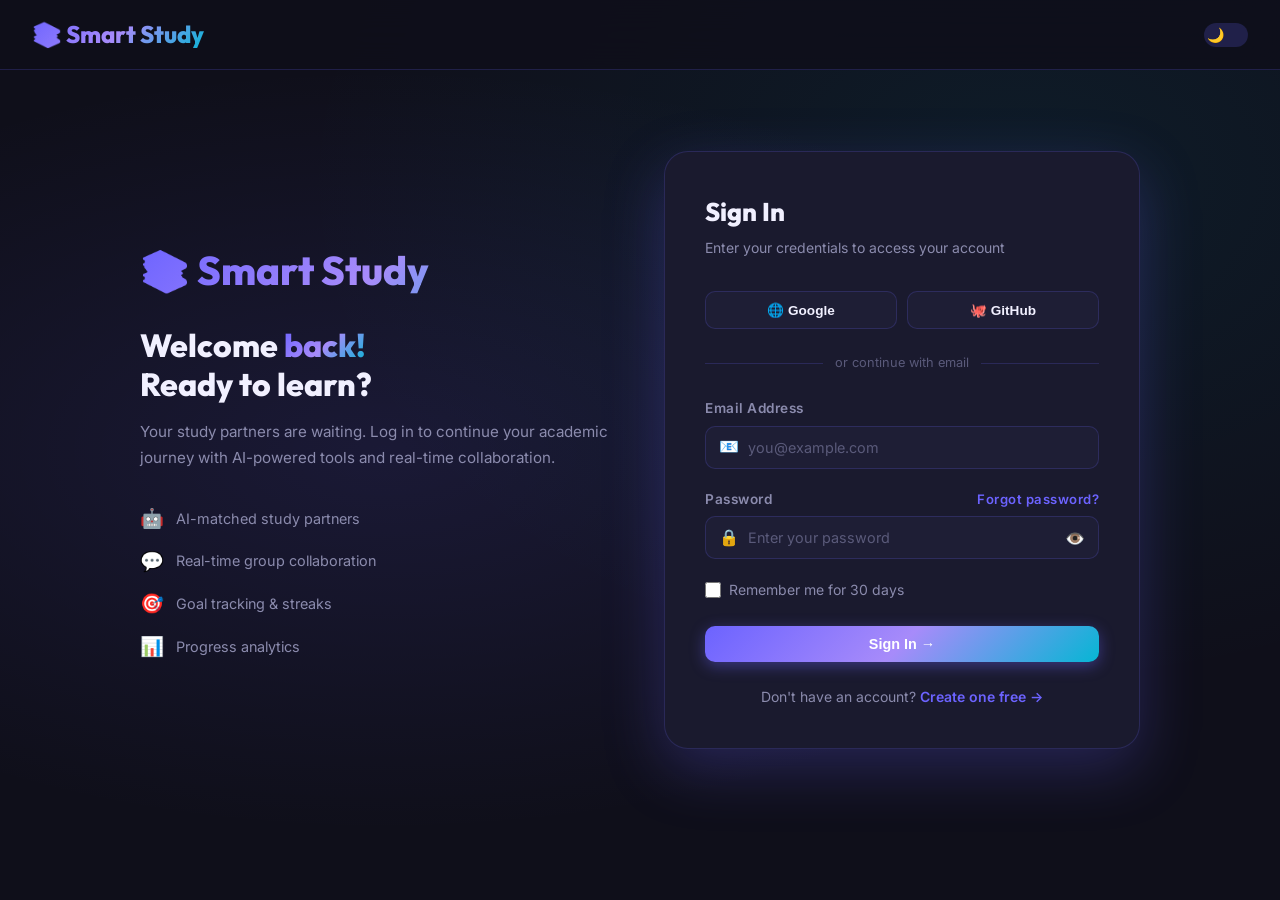
<file: frontend/groups.html>
<!DOCTYPE html>
<html lang="en">
<head>
  <meta charset="UTF-8" />
  <meta name="viewport" content="width=device-width, initial-scale=1.0" />
  <meta name="description" content="Smart Study Groups - Find and join AI-matched study groups for your subjects." />
  <title>Study Groups - Smart Study</title>
  <link rel="stylesheet" href="style.css" />
  <style>
    .filters-bar {
      background: var(--card); border: 1px solid var(--border); border-radius: var(--radius);
      padding: 1.25rem; margin-bottom: 1.5rem; display: flex; gap: 1rem; flex-wrap: wrap; align-items: flex-end;
    }
    .filter-group { flex: 1; min-width: 160px; }
    .search-wrapper { position: relative; flex: 2; min-width: 220px; }
    .search-icon { position: absolute; left: 14px; top: 50%; transform: translateY(-50%); color: var(--text-dim); }
    .search-input { width: 100%; padding: 10px 16px 10px 40px; background: var(--bg3); border: 1px solid var(--border); border-radius: var(--radius-sm); color: var(--text); font-size: 0.9rem; transition: var(--transition); }
    .search-input:focus { outline: none; border-color: var(--primary); box-shadow: 0 0 0 3px rgba(108,99,255,0.15); }
    .search-input::placeholder { color: var(--text-dim); }
    .groups-grid { display: grid; grid-template-columns: repeat(3, 1fr); gap: 1.25rem; }
    .group-card-full {
      background: var(--card); border: 1px solid var(--border); border-radius: var(--radius);
      padding: 1.5rem; transition: var(--transition); display: flex; flex-direction: column;
    }
    .group-card-full:hover { transform: translateY(-5px); box-shadow: var(--shadow-lg); border-color: rgba(108,99,255,0.4); }
    .gcf-header { display: flex; align-items: flex-start; gap: 12px; margin-bottom: 1rem; }
    .group-avatar { width: 52px; height: 52px; border-radius: var(--radius-sm); background: rgba(108,99,255,0.1); display: flex; align-items: center; justify-content: center; font-size: 1.5rem; flex-shrink: 0; }
    .gcf-info { flex: 1; }
    .gcf-name { font-family: 'Outfit', sans-serif; font-weight: 700; font-size: 1rem; margin-bottom: 2px; }
    .gcf-subject { font-size: 0.8rem; color: var(--text-muted); }
    .gcf-match { font-size: 0.8rem; font-weight: 700; color: var(--success); }
    .gcf-stats { display: grid; grid-template-columns: 1fr 1fr; gap: 8px; margin-bottom: 1rem; }
    .gcf-stat { background: var(--bg3); border-radius: var(--radius-sm); padding: 8px 10px; }
    .gcf-stat-label { font-size: 0.68rem; color: var(--text-dim); text-transform: uppercase; letter-spacing: 0.5px; }
    .gcf-stat-value { font-size: 0.875rem; font-weight: 700; margin-top: 2px; }
    .gcf-tags { display: flex; gap: 6px; flex-wrap: wrap; margin-bottom: 1rem; flex: 1; }
    .gcf-tag { background: rgba(108,99,255,0.1); color: var(--primary); padding: 3px 10px; border-radius: 12px; font-size: 0.72rem; font-weight: 600; }
    .member-avatars { display: flex; margin-bottom: 1rem; }
    .m-avatar {
      width: 30px; height: 30px; border-radius: 50%; background: var(--gradient);
      border: 2px solid var(--card); display: flex; align-items: center; justify-content: center;
      font-size: 0.65rem; font-weight: 700; margin-left: -8px; color: white;
    }
    .m-avatar:first-child { margin-left: 0; }
    .m-more { background: var(--bg3); color: var(--text-muted); font-size: 0.7rem; font-weight: 600; }
    .results-header { display: flex; align-items: center; justify-content: space-between; margin-bottom: 1rem; }
    .results-count { font-size: 0.875rem; color: var(--text-muted); }
    .no-results { text-align: center; padding: 4rem 2rem; color: var(--text-muted); }
    .no-results .emoji { font-size: 3rem; margin-bottom: 1rem; }
    @media(max-width:1100px) { .groups-grid { grid-template-columns: repeat(2,1fr); } }
    @media(max-width:600px) { .groups-grid { grid-template-columns: 1fr; } }
  </style>
</head>
<body>
  <div id="page-loader"><div class="loader-logo">📚 Smart Study</div><div class="loader-spinner"></div></div>
  <div id="toast-container"></div>

  <nav class="navbar">
    <a href="index.html" class="nav-brand">📚 Smart Study</a>
    <div class="nav-links">
      <a href="dashboard.html">Dashboard</a>
      <a href="groups.html" class="active">Groups</a>
      <a href="chat.html">Chat</a>
      <a href="tasks.html">Tasks</a>
      <a href="profile.html">Profile</a>
    </div>
    <div class="nav-actions">
      <button class="theme-toggle"></button>
      <div class="nav-avatar" data-dropdown="user-menu2" id="user-avatar" style="cursor:pointer;">AJ</div>
      <div class="dropdown-menu" id="user-menu2">
        <div class="dropdown-item" onclick="window.location='profile.html'">👤 Profile</div>
        <div class="dropdown-divider"></div>
        <div class="dropdown-item" style="color:var(--danger);" onclick="SS.logout()">🚪 Logout</div>
      </div>
    </div>
    <div class="hamburger"><span></span><span></span><span></span></div>
  </nav>
  <div class="mobile-menu">
    <a href="dashboard.html">📊 Dashboard</a>
    <a href="groups.html">👥 Groups</a>
    <a href="chat.html">💬 Chat</a>
    <a href="tasks.html">✅ Tasks</a>
    <a href="profile.html">👤 Profile</a>
  </div>

  <div class="page-wrapper">
    <div class="app-layout">
      <aside class="sidebar">
        <a href="dashboard.html" class="sidebar-item"><span class="icon">📊</span> Dashboard</a>
        <a href="groups.html" class="sidebar-item active"><span class="icon">👥</span> Study Groups</a>
        <a href="chat.html" class="sidebar-item"><span class="icon">💬</span> Messages</a>
        <a href="tasks.html" class="sidebar-item"><span class="icon">✅</span> Tasks & Goals</a>
        <a href="profile.html" class="sidebar-item"><span class="icon">👤</span> Profile</a>
        <div class="sidebar-section">Filters</div>
        <div class="sidebar-item chip-filter" data-filter="all" onclick="filterByLevel('all')"><span class="icon">🔢</span> All Groups</div>
        <div class="sidebar-item chip-filter" data-filter="Beginner" onclick="filterByLevel('Beginner')"><span class="icon">🟢</span> Beginner</div>
        <div class="sidebar-item chip-filter" data-filter="Intermediate" onclick="filterByLevel('Intermediate')"><span class="icon">🟡</span> Intermediate</div>
        <div class="sidebar-item chip-filter" data-filter="Advanced" onclick="filterByLevel('Advanced')"><span class="icon">🔴</span> Advanced</div>
      </aside>

      <main class="main-content">
        <div style="display:flex;align-items:center;justify-content:space-between;margin-bottom:1.5rem;">
          <div>
            <h1 style="font-family:'Outfit',sans-serif;font-size:1.5rem;font-weight:800;">👥 Study Groups</h1>
            <p style="color:var(--text-muted);font-size:0.875rem;">AI-matched groups based on your profile</p>
          </div>
          <button class="btn btn-primary" onclick="openModal('create-group-modal')">+ Create Group</button>
        </div>

        <!-- Filters Bar -->
        <div class="filters-bar">
          <div class="search-wrapper">
            <span class="search-icon">🔍</span>
            <input type="text" class="search-input" placeholder="Search groups, subjects, tags..." id="search-input" oninput="renderGroups()" />
          </div>
          <div class="filter-group">
            <label class="form-label">Subject</label>
            <select class="form-select" id="filter-subject" onchange="renderGroups()">
              <option value="">All Subjects</option>
              <option>Computer Science</option>
              <option>Mathematics</option>
              <option>Machine Learning</option>
              <option>Physics</option>
              <option>Web Development</option>
              <option>Chemistry</option>
            </select>
          </div>
          <div class="filter-group">
            <label class="form-label">Level</label>
            <select class="form-select" id="filter-level" onchange="renderGroups()">
              <option value="">All Levels</option>
              <option>Beginner</option>
              <option>Intermediate</option>
              <option>Advanced</option>
            </select>
          </div>
          <div class="filter-group">
            <label class="form-label">Sort By</label>
            <select class="form-select" id="filter-sort" onchange="renderGroups()">
              <option value="match">Best Match</option>
              <option value="members">Most Members</option>
              <option value="name">Name A-Z</option>
            </select>
          </div>
        </div>

        <div class="results-header">
          <span class="results-count" id="results-count">Showing 6 groups</span>
          <div class="tabs" style="margin-bottom:0;background:transparent;padding:0;">
            <button class="tab-btn active" data-tab="grid-view" onclick="setView('grid')">▦ Grid</button>
            <button class="tab-btn" data-tab="list-view" onclick="setView('list')">≡ List</button>
          </div>
        </div>

        <div class="groups-grid" id="groups-grid"></div>
        <div class="no-results" id="no-results" style="display:none;">
          <div class="emoji">🔍</div>
          <h3>No groups found</h3>
          <p>Try adjusting your filters or <button class="btn btn-primary btn-sm" onclick="openModal('create-group-modal')">create a new group</button></p>
        </div>
      </main>
    </div>
  </div>

  <!-- Create Group Modal -->
  <div class="modal-overlay" id="create-group-modal">
    <div class="modal" style="max-width:540px;">
      <div class="modal-header">
        <h3 class="modal-title">➕ Create Study Group</h3>
        <button class="modal-close">✕</button>
      </div>
      <div class="form-group">
        <label class="form-label">Group Name *</label>
        <input type="text" class="form-input" id="new-group-name" placeholder="e.g. Advanced Python Masters" />
      </div>
      <div class="form-row">
        <div class="form-group">
          <label class="form-label">Subject *</label>
          <input type="text" class="form-input" id="new-group-subject" placeholder="Computer Science" />
        </div>
        <div class="form-group">
          <label class="form-label">Level</label>
          <select class="form-select" id="new-group-level">
            <option>Beginner</option><option>Intermediate</option><option selected>Advanced</option>
          </select>
        </div>
      </div>
      <div class="form-row">
        <div class="form-group">
          <label class="form-label">Schedule</label>
          <input type="text" class="form-input" id="new-group-time" placeholder="Mon & Wed 6pm" />
        </div>
        <div class="form-group">
          <label class="form-label">Max Members</label>
          <input type="number" class="form-input" id="new-group-max" value="10" min="2" max="50" />
        </div>
      </div>
      <div class="form-group">
        <label class="form-label">Tags (comma separated)</label>
        <input type="text" class="form-input" id="new-group-tags" placeholder="Python, Algorithms, LeetCode" />
      </div>
      <button class="btn btn-primary" style="width:100%;justify-content:center;" onclick="createGroup()">🚀 Create Group</button>
    </div>
  </div>

  <!-- Join Confirm Modal -->
  <div class="modal-overlay" id="join-modal">
    <div class="modal" style="text-align:center;">
      <div style="font-size:3rem;margin-bottom:1rem;" id="join-modal-emoji">⚙️</div>
      <h3 class="modal-title" id="join-modal-name">Join Group</h3>
      <p style="color:var(--text-muted);margin:0.75rem 0 1.5rem;font-size:0.9rem;" id="join-modal-desc">You're about to join this study group.</p>
      <div style="display:flex;gap:10px;">
        <button class="btn btn-ghost" style="flex:1;justify-content:center;" onclick="closeModal('join-modal')">Cancel</button>
        <button class="btn btn-primary" style="flex:1;justify-content:center;" onclick="confirmJoin()">✅ Join Now</button>
      </div>
    </div>
  </div>

  <script src="script.js"></script>
  <script src="api.js"></script>
  <script>
    if (!Session.requireAuth()) throw new Error('Not authenticated');
    const user = Session.getUser() || {};
    document.getElementById('user-avatar').textContent = user.avatar || '??';

    let allGroups = [];
    let activeLevel = 'all';
    let joiningGroup = null;

    // Load groups from API
    async function loadGroups() {
      const res = await GroupsAPI.getAll();
      if (res.success) {
        allGroups = res.groups.map(g => ({
          _id: g._id,
          name: g.name,
          subject: g.subject,
          members: g.members?.length || 0,
          membersList: g.members || [],
          maxMembers: g.maxMembers || 10,
          time: g.schedule || 'Flexible',
          level: g.level || '',
          tags: g.tags || [],
          avatar: g.avatar || '📚',
          match: g.matchScore || Math.floor(Math.random() * 30) + 70,
          createdBy: g.createdBy,
          isMember: (g.members || []).some(m => m._id === user._id)
        }));
      }
      renderGroups();
    }

    function filterByLevel(level) {
      activeLevel = level;
      document.querySelectorAll('.chip-filter').forEach(el => el.classList.remove('active'));
      document.querySelector(`[data-filter="${level}"]`)?.classList.add('active');
      renderGroups();
    }

    function renderGroups() {
      const search = document.getElementById('search-input').value.toLowerCase();
      const subject = document.getElementById('filter-subject').value;
      const level = document.getElementById('filter-level').value || activeLevel;
      const sort = document.getElementById('filter-sort').value;

      let groups = allGroups.filter(g => {
        const matchSearch = !search || g.name.toLowerCase().includes(search) || g.subject.toLowerCase().includes(search) || g.tags.some(t => t.toLowerCase().includes(search));
        const matchSubject = !subject || g.subject === subject;
        const matchLevel = !level || level === 'all' || g.level === level;
        return matchSearch && matchSubject && matchLevel;
      });

      if (sort === 'match') groups.sort((a,b) => b.match - a.match);
      else if (sort === 'members') groups.sort((a,b) => b.members - a.members);
      else groups.sort((a,b) => a.name.localeCompare(b.name));

      const grid = document.getElementById('groups-grid');
      const noRes = document.getElementById('no-results');
      document.getElementById('results-count').textContent = `Showing ${groups.length} group${groups.length !== 1 ? 's' : ''}`;

      if (!groups.length) { grid.innerHTML = ''; noRes.style.display = 'block'; return; }
      noRes.style.display = 'none';

      const avatarColors = ['SK','MR','PM','AJ','KL','RB','TN','XY'];
      grid.innerHTML = groups.map(g => {
        const filled = g.members;
        const pct = Math.round((filled / g.maxMembers) * 100);
        const levelColors = { Beginner: 'badge-success', Intermediate: 'badge-warning', Advanced: 'badge-danger' };
        const sampleAvatars = (g.membersList || []).slice(0, 4).map(m => m.avatar || m.name?.slice(0,2) || '??');
        const btnLabel = g.isMember ? 'Joined ✓' : 'Join Group';
        const btnClass = g.isMember ? 'btn btn-ghost btn-sm' : 'btn btn-primary btn-sm';
        return `
        <div class="group-card-full">
          <div class="gcf-header">
            <div class="group-avatar">${g.avatar}</div>
            <div class="gcf-info">
              <div class="gcf-name">${g.name}</div>
              <div class="gcf-subject">${g.subject}</div>
              <div class="gcf-match">🤖 ${g.match}% match</div>
            </div>
            ${g.level ? `<span class="badge ${levelColors[g.level] || ''}">${g.level}</span>` : ''}
          </div>
          <div class="gcf-stats">
            <div class="gcf-stat"><div class="gcf-stat-label">Members</div><div class="gcf-stat-value">👥 ${filled}/${g.maxMembers}</div></div>
            <div class="gcf-stat"><div class="gcf-stat-label">Schedule</div><div class="gcf-stat-value" style="font-size:0.78rem">📅 ${g.time}</div></div>
          </div>
          <div class="gcf-tags">${g.tags.map(t => `<span class="gcf-tag">${t}</span>`).join('')}</div>
          <div class="member-avatars">
            ${sampleAvatars.map(a => `<div class="m-avatar">${a}</div>`).join('')}
            ${filled > 4 ? `<div class="m-avatar m-more">+${filled - 4}</div>` : ''}
          </div>
          <div class="progress-bar" style="margin-bottom:12px;"><div class="progress-fill" style="width:${pct}%"></div></div>
          <div style="display:flex;gap:8px;margin-top:auto;">
            <button class="btn btn-ghost btn-sm" style="flex:1;justify-content:center;" onclick="showToast('Preview coming soon!','info')">👁️ Preview</button>
            <button class="${btnClass}" style="flex:1;justify-content:center;" onclick="${g.isMember ? `leaveGroupAction('${g._id}')` : `openJoinModal('${g._id}')`}" ${g.isMember ? '' : ''}>${btnLabel}</button>
          </div>
        </div>`;
      }).join('');
    }

    function openJoinModal(id) {
      joiningGroup = allGroups.find(g => g._id === id);
      if (!joiningGroup) return;
      document.getElementById('join-modal-emoji').textContent = joiningGroup.avatar;
      document.getElementById('join-modal-name').textContent = joiningGroup.name;
      document.getElementById('join-modal-desc').textContent = `${joiningGroup.members}/${joiningGroup.maxMembers} members · ${joiningGroup.time}`;
      openModal('join-modal');
    }

    async function confirmJoin() {
      closeModal('join-modal');
      if (!joiningGroup) return;
      const res = await GroupsAPI.join(joiningGroup._id);
      if (res.success) {
        showToast(`Successfully joined "${joiningGroup.name}"! 🎉`, 'success');
        loadGroups(); // Refresh
      } else {
        showToast(res.message || 'Failed to join group.', 'error');
      }
    }

    async function leaveGroupAction(id) {
      const g = allGroups.find(g => g._id === id);
      if (!g) return;
      if (!confirm(`Leave "${g.name}"?`)) return;
      const res = await GroupsAPI.leave(id);
      if (res.success) {
        showToast(`Left "${g.name}"`, 'info');
        loadGroups();
      } else {
        showToast(res.message || 'Failed to leave group.', 'error');
      }
    }

    async function createGroup() {
      const name = document.getElementById('new-group-name').value.trim();
      const subject = document.getElementById('new-group-subject').value.trim();
      if (!name || !subject) { showToast('Please fill in group name and subject.', 'error'); return; }

      const res = await GroupsAPI.create({
        name,
        subject,
        level: document.getElementById('new-group-level').value,
        schedule: document.getElementById('new-group-time').value || 'TBD',
        maxMembers: parseInt(document.getElementById('new-group-max').value) || 10,
        tags: document.getElementById('new-group-tags').value.split(',').map(t => t.trim()).filter(Boolean),
        avatar: '✨'
      });

      if (res.success) {
        closeModal('create-group-modal');
        showToast(`Group "${name}" created! 🎉`, 'success');
        document.getElementById('new-group-name').value = '';
        document.getElementById('new-group-subject').value = '';
        document.getElementById('new-group-tags').value = '';
        loadGroups();
      } else {
        showToast(res.message || 'Failed to create group.', 'error');
      }
    }

    function setView(v) {
      document.getElementById('groups-grid').style.gridTemplateColumns = v === 'list' ? '1fr' : '';
    }

    // Update logout references
    document.querySelectorAll('[onclick*="SS.logout"]').forEach(el => {
      el.setAttribute('onclick', 'Session.logout()');
    });

    filterByLevel('all');
    loadGroups();
  </script>
</body>
</html>
</file>
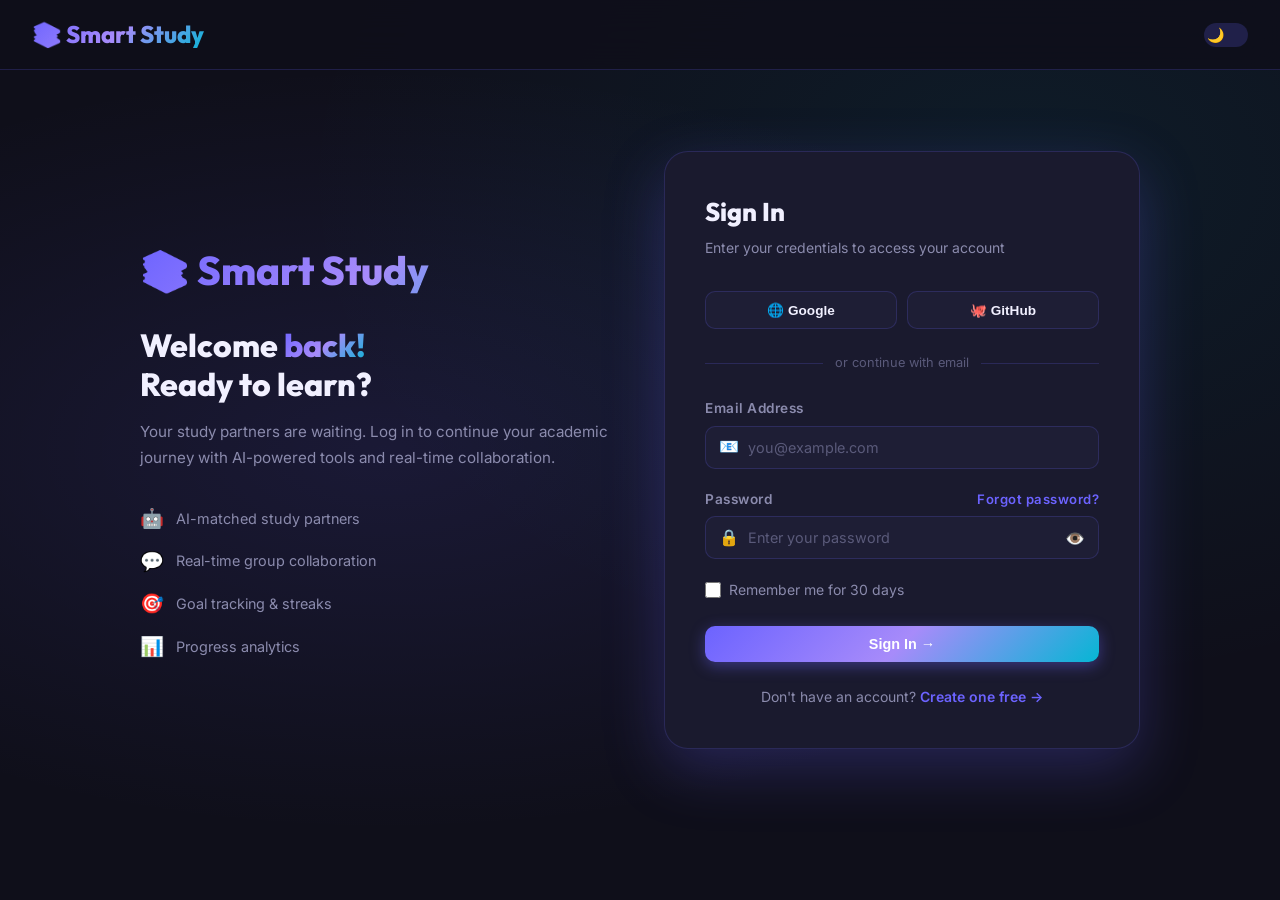
<file: frontend/login.html>
<!DOCTYPE html>
<html lang="en">
<head>
  <meta charset="UTF-8" />
  <meta name="viewport" content="width=device-width, initial-scale=1.0" />
  <meta name="description" content="Login to Smart Study - Access your study groups, goals, and AI-powered learning tools." />
  <title>Login - Smart Study</title>
  <link rel="stylesheet" href="style.css" />
  <style>
    .auth-page {
      min-height: 100vh; display: flex; align-items: center; justify-content: center;
      padding: 2rem;
      background: radial-gradient(ellipse at 30% 50%, rgba(108,99,255,0.12) 0%, transparent 60%),
                  radial-gradient(ellipse at 80% 20%, rgba(6,182,212,0.08) 0%, transparent 50%);
    }
    .auth-container { display: grid; grid-template-columns: 1fr 1fr; gap: 3rem; max-width: 1000px; width: 100%; align-items: center; }
    .auth-brand { }
    .auth-brand-logo { font-family:'Outfit',sans-serif; font-size:2.5rem; font-weight:800; background:var(--gradient); -webkit-background-clip:text; -webkit-text-fill-color:transparent; margin-bottom:1.5rem; display:block; }
    .auth-brand-title { font-family:'Outfit',sans-serif; font-size:2rem; font-weight:800; line-height:1.2; margin-bottom:1rem; }
    .auth-brand-title span { background:var(--gradient); -webkit-background-clip:text; -webkit-text-fill-color:transparent; }
    .auth-brand-desc { color:var(--text-muted); line-height:1.7; font-size:0.95rem; }
    .auth-perks { margin-top:2rem; display:flex; flex-direction:column; gap:12px; }
    .auth-perk { display:flex; align-items:center; gap:12px; color:var(--text-muted); font-size:0.9rem; }
    .auth-perk span:first-child { font-size:1.2rem; }
    .auth-card {
      background:var(--card); border:1px solid var(--border); border-radius:var(--radius-lg);
      padding:2.5rem; box-shadow:var(--shadow-lg);
    }
    .auth-header { margin-bottom:2rem; }
    .auth-title { font-family:'Outfit',sans-serif; font-size:1.6rem; font-weight:800; margin-bottom:4px; }
    .auth-subtitle { color:var(--text-muted); font-size:0.875rem; }
    .auth-footer-text { text-align:center; margin-top:1.5rem; font-size:0.875rem; color:var(--text-muted); }
    .divider { display:flex; align-items:center; gap:12px; margin:1.5rem 0; }
    .divider::before,.divider::after { content:''; flex:1; height:1px; background:var(--border); }
    .divider-text { font-size:0.8rem; color:var(--text-dim); }
    .social-login { display:grid; grid-template-columns:1fr 1fr; gap:10px; margin-bottom:1.5rem; }
    .social-login-btn {
      display:flex; align-items:center; justify-content:center; gap:8px;
      padding:10px; border-radius:var(--radius-sm); border:1px solid var(--border);
      background:var(--bg3); color:var(--text); font-size:0.85rem; font-weight:600;
      cursor:pointer; transition:var(--transition);
    }
    .social-login-btn:hover { border-color:var(--primary); background:var(--card2); }
    .forgot-link { font-size:0.82rem; color:var(--primary); float:right; }
    .forgot-link:hover { text-decoration:underline; }
    @media(max-width:768px) { .auth-container { grid-template-columns:1fr; } .auth-brand { display:none; } }
  </style>
</head>
<body>
  <div id="page-loader">
    <div class="loader-logo">📚 Smart Study</div>
    <div class="loader-spinner"></div>
  </div>
  <div id="toast-container"></div>

  <!-- Minimal Navbar -->
  <nav class="navbar">
    <a href="index.html" class="nav-brand">📚 Smart Study</a>
    <div class="nav-actions">
      <button class="theme-toggle" aria-label="Toggle theme"></button>
    </div>
  </nav>

  <div class="auth-page page-wrapper">
    <div class="auth-container">
      <!-- Left Brand Panel -->
      <div class="auth-brand animate-fadeUp">
        <span class="auth-brand-logo">📚 Smart Study</span>
        <h2 class="auth-brand-title">Welcome <span>back!</span><br>Ready to learn?</h2>
        <p class="auth-brand-desc">Your study partners are waiting. Log in to continue your academic journey with AI-powered tools and real-time collaboration.</p>
        <div class="auth-perks">
          <div class="auth-perk"><span>🤖</span> AI-matched study partners</div>
          <div class="auth-perk"><span>💬</span> Real-time group collaboration</div>
          <div class="auth-perk"><span>🎯</span> Goal tracking & streaks</div>
          <div class="auth-perk"><span>📊</span> Progress analytics</div>
        </div>
      </div>

      <!-- Login Card -->
      <div class="auth-card animate-fadeUp delay-1">
        <div class="auth-header">
          <h1 class="auth-title">Sign In</h1>
          <p class="auth-subtitle">Enter your credentials to access your account</p>
        </div>

        <!-- Social Login -->
        <div class="social-login">
          <button class="social-login-btn" onclick="showToast('Google auth coming soon!','info')">🌐 Google</button>
          <button class="social-login-btn" onclick="showToast('GitHub auth coming soon!','info')">🐙 GitHub</button>
        </div>
        <div class="divider"><span class="divider-text">or continue with email</span></div>

        <!-- Login Form -->
        <form id="login-form" novalidate>
          <div class="form-group">
            <label class="form-label" for="login-email">Email Address</label>
            <div class="input-wrapper">
              <span class="input-icon">📧</span>
              <input type="email" id="login-email" class="form-input" placeholder="you@example.com" autocomplete="email" />
            </div>
            <div class="form-error">Please enter a valid email address.</div>
          </div>
          <div class="form-group">
            <label class="form-label" for="login-password">
              Password
              <a href="#" class="forgot-link">Forgot password?</a>
            </label>
            <div class="input-wrapper">
              <span class="input-icon">🔒</span>
              <input type="password" id="login-password" class="form-input" placeholder="Enter your password" autocomplete="current-password" />
              <button type="button" class="input-toggle" aria-label="Toggle password">👁️</button>
            </div>
            <div class="form-error">Password must be at least 6 characters.</div>
          </div>
          <div style="display:flex;align-items:center;gap:8px;margin-bottom:1.5rem;">
            <input type="checkbox" id="remember-me" style="accent-color:var(--primary);width:16px;height:16px;" />
            <label for="remember-me" style="font-size:0.875rem;color:var(--text-muted);cursor:pointer;">Remember me for 30 days</label>
          </div>
          <button type="submit" class="btn btn-primary" style="width:100%;justify-content:center;" id="login-btn">
            Sign In →
          </button>
        </form>

        <p class="auth-footer-text">
          Don't have an account? <a href="signup.html" style="color:var(--primary);font-weight:600;">Create one free →</a>
        </p>
      </div>
    </div>
  </div>

  <script src="script.js"></script>
  <script src="api.js"></script>
  <script>
    // If already logged in, go to dashboard
    if (Session.isLoggedIn()) window.location.href = 'dashboard.html';

    const loginForm = document.getElementById('login-form');
    const loginBtn = document.getElementById('login-btn');

    loginForm.addEventListener('submit', async (e) => {
      e.preventDefault();
      clearAllErrors(loginForm);
      const email = document.getElementById('login-email');
      const password = document.getElementById('login-password');
      let valid = true;

      if (!validateEmail(email.value)) { setFieldError(email, 'Please enter a valid email address.'); valid = false; }
      if (!validatePassword(password.value)) { setFieldError(password, 'Password must be at least 6 characters.'); valid = false; }

      if (!valid) return;

      loginBtn.textContent = '⏳ Signing in...';
      loginBtn.disabled = true;

      const res = await AuthAPI.login(email.value, password.value);

      if (res.success) {
        Session.saveLogin(res.token, res.user);
        showToast('Welcome back! Redirecting...', 'success');
        setTimeout(() => window.location.href = 'dashboard.html', 1000);
      } else {
        showToast(res.message || 'Login failed. Please try again.', 'error');
        loginBtn.textContent = 'Sign In →';
        loginBtn.disabled = false;
      }
    });

    // Real-time validation
    document.getElementById('login-email').addEventListener('input', function() {
      if (validateEmail(this.value)) clearFieldError(this);
    });
    document.getElementById('login-password').addEventListener('input', function() {
      if (validatePassword(this.value)) clearFieldError(this);
    });
  </script>
</body>
</html>
</file>
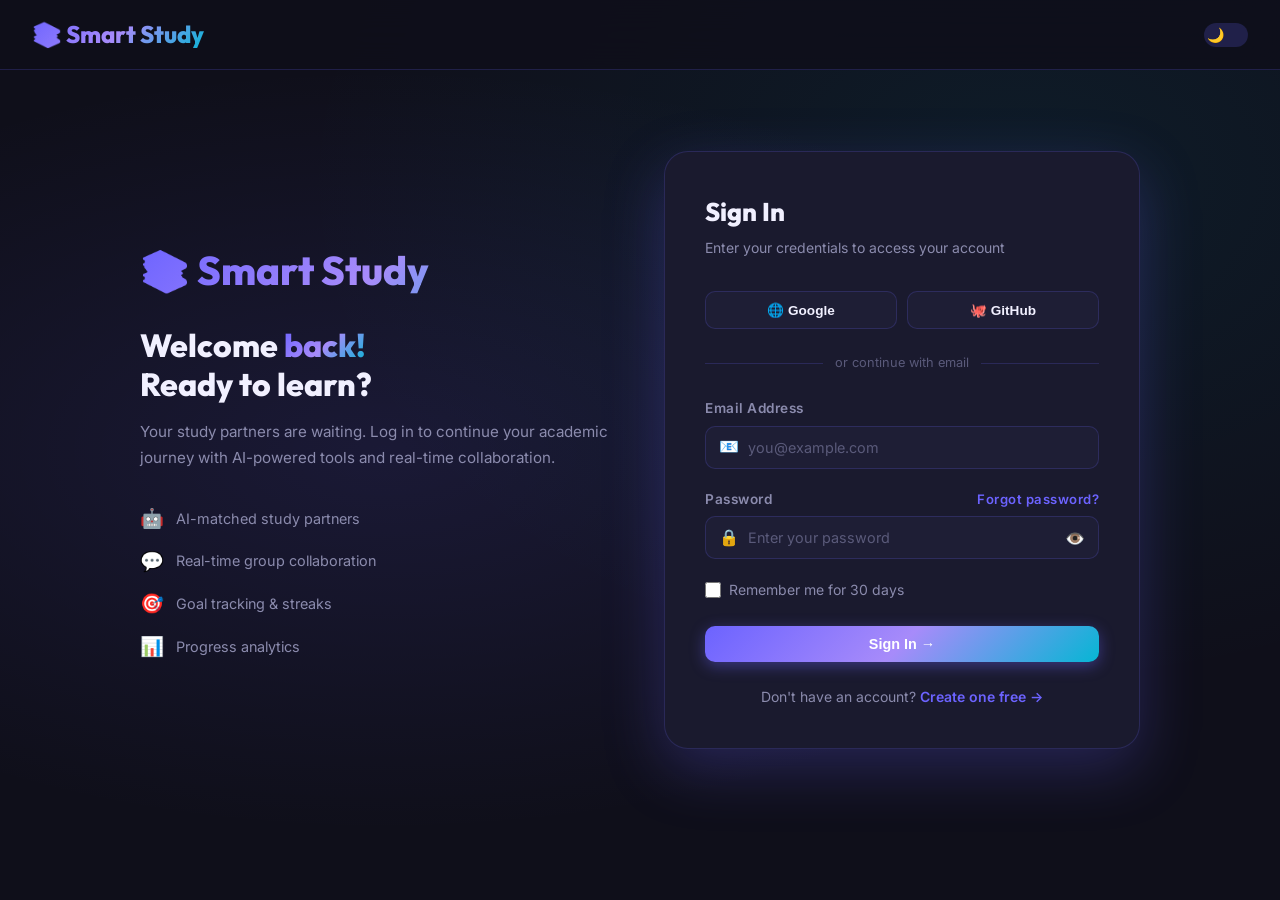
<file: frontend/profile.html>
<!DOCTYPE html>
<html lang="en">
<head>
  <meta charset="UTF-8" />
  <meta name="viewport" content="width=device-width, initial-scale=1.0" />
  <meta name="description" content="Smart Study Profile - View and edit your academic profile, subjects, and preferences." />
  <title>Profile - Smart Study</title>
  <link rel="stylesheet" href="style.css" />
  <style>
    .profile-header {
      background: var(--gradient); border-radius: var(--radius-lg);
      padding: 2.5rem; position: relative; overflow: hidden; margin-bottom: 2rem;
      display: flex; align-items: center; gap: 1.5rem;
    }
    .profile-header::before {
      content: ''; position: absolute; right: -30px; top: -30px;
      width: 200px; height: 200px; background: rgba(255,255,255,0.07); border-radius: 50%;
      pointer-events: none;
    }
    .profile-avatar-lg {
      width: 90px; height: 90px; border-radius: 50%;
      background: rgba(255,255,255,0.2); border: 3px solid rgba(255,255,255,0.4);
      display: flex; align-items: center; justify-content: center;
      font-size: 2rem; font-weight: 800; color: white;
      font-family: 'Outfit', sans-serif; flex-shrink: 0;
    }
    .profile-header-info { color: white; z-index: 1; }
    .profile-header-name { font-family: 'Outfit', sans-serif; font-size: 1.75rem; font-weight: 800; }
    .profile-header-email { font-size: 0.9rem; opacity: 0.8; margin-top: 2px; }
    .profile-header-meta { display: flex; gap: 1.5rem; margin-top: 0.75rem; flex-wrap: wrap; }
    .profile-header-tag {
      display: inline-flex; align-items: center; gap: 6px;
      background: rgba(255,255,255,0.15); padding: 4px 12px;
      border-radius: 16px; font-size: 0.8rem;
    }
    .profile-grid { display: grid; grid-template-columns: 1fr 1fr; gap: 1.5rem; }
    .profile-card {
      background: var(--card); border: 1px solid var(--border);
      border-radius: var(--radius); padding: 1.75rem;
    }
    .profile-card-title {
      font-family: 'Outfit', sans-serif; font-size: 1.1rem;
      font-weight: 700; margin-bottom: 1.25rem;
      display: flex; align-items: center; gap: 8px;
    }
    .profile-field { margin-bottom: 1rem; }
    .profile-field-label {
      font-size: 0.75rem; text-transform: uppercase; letter-spacing: 0.5px;
      color: var(--text-dim); margin-bottom: 4px;
    }
    .profile-field-value { font-weight: 600; font-size: 0.95rem; }
    .profile-subjects { display: flex; gap: 8px; flex-wrap: wrap; margin-top: 4px; }
    .profile-subject-tag {
      background: rgba(108,99,255,0.1); color: var(--primary);
      padding: 4px 12px; border-radius: 14px; font-size: 0.78rem; font-weight: 600;
    }
    .profile-stats-grid { display: grid; grid-template-columns: repeat(2, 1fr); gap: 1rem; }
    .profile-stat-item {
      background: var(--bg3); border-radius: var(--radius-sm);
      padding: 1rem; text-align: center;
    }
    .profile-stat-value {
      font-family: 'Outfit', sans-serif; font-size: 1.5rem;
      font-weight: 800; background: var(--gradient);
      -webkit-background-clip: text; -webkit-text-fill-color: transparent;
    }
    .profile-stat-label { font-size: 0.75rem; color: var(--text-muted); margin-top: 2px; }
    .edit-form { display: none; }
    .edit-form.active { display: block; }
    .view-mode.hidden { display: none; }
    @media(max-width:768px) {
      .profile-grid { grid-template-columns: 1fr; }
      .profile-header { flex-direction: column; text-align: center; }
      .profile-header-meta { justify-content: center; }
    }
  </style>
</head>
<body>
  <div id="page-loader"><div class="loader-logo">📚 Smart Study</div><div class="loader-spinner"></div></div>
  <div id="toast-container"></div>

  <nav class="navbar">
    <a href="index.html" class="nav-brand">📚 Smart Study</a>
    <div class="nav-links">
      <a href="dashboard.html">Dashboard</a>
      <a href="groups.html">Groups</a>
      <a href="chat.html">Chat</a>
      <a href="tasks.html">Tasks</a>
      <a href="profile.html" class="active">Profile</a>
    </div>
    <div class="nav-actions">
      <button class="theme-toggle"></button>
      <div class="nav-avatar" id="user-avatar">??</div>
    </div>
    <div class="hamburger"><span></span><span></span><span></span></div>
  </nav>
  <div class="mobile-menu">
    <a href="dashboard.html">📊 Dashboard</a><a href="groups.html">👥 Groups</a>
    <a href="chat.html">💬 Chat</a><a href="tasks.html">✅ Tasks</a><a href="profile.html">👤 Profile</a>
  </div>

  <div class="page-wrapper">
    <div class="app-layout">
      <aside class="sidebar">
        <a href="dashboard.html" class="sidebar-item"><span class="icon">📊</span> Dashboard</a>
        <a href="groups.html" class="sidebar-item"><span class="icon">👥</span> Study Groups</a>
        <a href="chat.html" class="sidebar-item"><span class="icon">💬</span> Messages</a>
        <a href="tasks.html" class="sidebar-item"><span class="icon">✅</span> Tasks & Goals</a>
        <a href="profile.html" class="sidebar-item active"><span class="icon">👤</span> Profile</a>
        <div style="flex:1;"></div>
        <div class="sidebar-item" onclick="Session.logout()"><span class="icon">🚪</span> Logout</div>
      </aside>

      <main class="main-content">
        <!-- Profile Header Banner -->
        <div class="profile-header animate-fadeUp" id="profile-banner">
          <div class="profile-avatar-lg" id="profile-avatar">??</div>
          <div class="profile-header-info">
            <div class="profile-header-name" id="profile-name">Loading...</div>
            <div class="profile-header-email" id="profile-email">...</div>
            <div class="profile-header-meta">
              <span class="profile-header-tag" id="profile-university">🏫 ...</span>
              <span class="profile-header-tag" id="profile-major">📖 ...</span>
              <span class="profile-header-tag" id="profile-level">🎓 ...</span>
            </div>
          </div>
          <button class="btn btn-outline btn-sm" style="margin-left:auto;border-color:rgba(255,255,255,0.4);color:white;position:relative;z-index:2;" onclick="toggleEdit()" id="edit-toggle-btn">✏️ Edit Profile</button>
        </div>

        <div class="profile-grid">
          <!-- Left Column -->
          <div>
            <!-- View Mode: About -->
            <div class="profile-card view-mode" id="view-about">
              <h2 class="profile-card-title">👤 About</h2>
              <div class="profile-field">
                <div class="profile-field-label">Bio</div>
                <div class="profile-field-value" id="view-bio" style="font-weight:400;font-style:italic;color:var(--text-muted);">No bio set yet.</div>
              </div>
              <div class="profile-field">
                <div class="profile-field-label">Subjects</div>
                <div class="profile-subjects" id="view-subjects"></div>
              </div>
              <div class="profile-field">
                <div class="profile-field-label">Study Preference</div>
                <div class="profile-field-value" id="view-availability">Not set</div>
              </div>
              <div class="profile-field">
                <div class="profile-field-label">Member Since</div>
                <div class="profile-field-value" id="view-joined">-</div>
              </div>
            </div>

            <!-- Edit Mode -->
            <div class="profile-card edit-form" id="edit-form">
              <h2 class="profile-card-title">✏️ Edit Profile</h2>
              <div class="form-group">
                <label class="form-label">Full Name</label>
                <input type="text" class="form-input" id="edit-name" placeholder="Your name" />
              </div>
              <div class="form-group">
                <label class="form-label">Bio</label>
                <textarea class="form-input" id="edit-bio" rows="3" placeholder="Tell us about yourself..." style="resize:vertical;font-family:inherit;"></textarea>
              </div>
              <div class="form-row">
                <div class="form-group">
                  <label class="form-label">University</label>
                  <input type="text" class="form-input" id="edit-university" placeholder="e.g. MIT" />
                </div>
                <div class="form-group">
                  <label class="form-label">Major</label>
                  <input type="text" class="form-input" id="edit-major" placeholder="e.g. Computer Science" />
                </div>
              </div>
              <div class="form-group">
                <label class="form-label">Study Level</label>
                <select class="form-select" id="edit-level">
                  <option value="">Select level...</option>
                  <option>Undergraduate (Year 1)</option>
                  <option>Undergraduate (Year 2)</option>
                  <option>Undergraduate (Year 3)</option>
                  <option>Undergraduate (Year 4)</option>
                  <option>Postgraduate / Masters</option>
                  <option>PhD / Doctoral</option>
                </select>
              </div>
              <div class="form-group">
                <label class="form-label">Study Time Preference</label>
                <select class="form-select" id="edit-availability">
                  <option value="">Select preference...</option>
                  <option>Morning (6am – 12pm)</option>
                  <option>Afternoon (12pm – 6pm)</option>
                  <option>Evening (6pm – 10pm)</option>
                  <option>Night (10pm+)</option>
                  <option>Flexible</option>
                </select>
              </div>
              <div class="form-group">
                <label class="form-label">Subjects <span style="color:var(--text-dim);font-weight:400;">(comma separated)</span></label>
                <input type="text" class="form-input" id="edit-subjects" placeholder="Mathematics, Physics, Algorithms..." />
              </div>
              <div style="display:flex;gap:10px;margin-top:0.5rem;">
                <button class="btn btn-ghost" onclick="toggleEdit()" style="flex:1;justify-content:center;">Cancel</button>
                <button class="btn btn-primary" onclick="saveProfile()" style="flex:2;justify-content:center;" id="save-btn">💾 Save Changes</button>
              </div>
            </div>
          </div>

          <!-- Right Column: Stats -->
          <div>
            <div class="profile-card">
              <h2 class="profile-card-title">📊 Your Stats</h2>
              <div class="profile-stats-grid">
                <div class="profile-stat-item">
                  <div class="profile-stat-value" id="stat-hours">0h</div>
                  <div class="profile-stat-label">Study Hours</div>
                </div>
                <div class="profile-stat-item">
                  <div class="profile-stat-value" id="stat-groups">0</div>
                  <div class="profile-stat-label">Groups Joined</div>
                </div>
                <div class="profile-stat-item">
                  <div class="profile-stat-value" id="stat-tasks">0</div>
                  <div class="profile-stat-label">Tasks Done</div>
                </div>
                <div class="profile-stat-item">
                  <div class="profile-stat-value" id="stat-streak">0</div>
                  <div class="profile-stat-label">Day Streak 🔥</div>
                </div>
              </div>
            </div>

            <!-- AI Match -->
            <div class="profile-card" style="margin-top:1.5rem;">
              <h2 class="profile-card-title">🤖 AI Match</h2>
              <p style="color:var(--text-muted);font-size:0.875rem;margin-bottom:1rem;">Find study partners matched to your profile.</p>
              <button class="btn btn-primary" style="width:100%;justify-content:center;" onclick="runMatchmaking()" id="match-btn">🔍 Find My Matches</button>
              <div id="match-results" style="margin-top:1rem;"></div>
            </div>

            <!-- Danger Zone -->
            <div class="profile-card" style="margin-top:1.5rem;border-color:rgba(239,68,68,0.3);">
              <h2 class="profile-card-title" style="color:var(--danger);">⚠️ Account</h2>
              <button class="btn btn-ghost btn-sm" style="color:var(--danger);border-color:rgba(239,68,68,0.3);width:100%;justify-content:center;" onclick="Session.logout()">🚪 Log Out</button>
            </div>
          </div>
        </div>
      </main>
    </div>
  </div>

  <script src="script.js"></script>
  <script src="api.js"></script>
  <script>
    if (!Session.requireAuth()) throw new Error('Not authenticated');

    let currentUser = Session.getUser() || {};
    let isEditing = false;

    // Populate profile view
    function renderProfile(u) {
      currentUser = u;
      document.getElementById('user-avatar').textContent = u.avatar || '??';
      document.getElementById('profile-avatar').textContent = u.avatar || '??';
      document.getElementById('profile-name').textContent = u.name || 'Unknown';
      document.getElementById('profile-email').textContent = u.email || '';
      document.getElementById('profile-university').textContent = '🏫 ' + (u.university || 'Not set');
      document.getElementById('profile-major').textContent = '📖 ' + (u.major || 'Not set');
      document.getElementById('profile-level').textContent = '🎓 ' + (u.level || 'Not set');
      document.getElementById('view-bio').textContent = u.bio || 'No bio set yet.';
      document.getElementById('view-availability').textContent = (u.availability && u.availability[0]) || u.studyPreferences || 'Not set';
      document.getElementById('view-joined').textContent = u.createdAt ? new Date(u.createdAt).toLocaleDateString('en-US', { month: 'long', year: 'numeric' }) : '-';

      // Subjects
      const subContainer = document.getElementById('view-subjects');
      if (u.subjects && u.subjects.length) {
        subContainer.innerHTML = u.subjects.map(s => `<span class="profile-subject-tag">${s}</span>`).join('');
      } else {
        subContainer.innerHTML = '<span style="color:var(--text-dim);font-size:0.85rem;">No subjects added.</span>';
      }

      // Stats
      document.getElementById('stat-hours').textContent = (u.studyHours || 0) + 'h';
      document.getElementById('stat-groups').textContent = u.groupsJoined || 0;
      document.getElementById('stat-tasks').textContent = u.tasksCompleted || 0;
      document.getElementById('stat-streak').textContent = u.streak || 0;
    }

    // Initial render from cache
    renderProfile(currentUser);

    // Fetch fresh data from API
    async function loadProfile() {
      const res = await UserAPI.getProfile();
      if (res.success) {
        Session.updateUser(res.user);
        renderProfile(res.user);
      }
    }
    loadProfile();

    // Toggle edit mode
    function toggleEdit() {
      isEditing = !isEditing;
      document.getElementById('view-about').classList.toggle('hidden', isEditing);
      document.getElementById('edit-form').classList.toggle('active', isEditing);
      document.getElementById('edit-toggle-btn').textContent = isEditing ? '← Cancel' : '✏️ Edit Profile';

      if (isEditing) {
        // Populate edit fields
        document.getElementById('edit-name').value = currentUser.name || '';
        document.getElementById('edit-bio').value = currentUser.bio || '';
        document.getElementById('edit-university').value = currentUser.university || '';
        document.getElementById('edit-major').value = currentUser.major || '';
        document.getElementById('edit-level').value = currentUser.level || '';
        document.getElementById('edit-availability').value = (currentUser.availability && currentUser.availability[0]) || '';
        document.getElementById('edit-subjects').value = (currentUser.subjects || []).join(', ');
      }
    }

    // Save profile
    async function saveProfile() {
      const btn = document.getElementById('save-btn');
      btn.textContent = '⏳ Saving...';
      btn.disabled = true;

      const subjectsRaw = document.getElementById('edit-subjects').value;
      const studyTime = document.getElementById('edit-availability').value;

      const updateData = {
        name: document.getElementById('edit-name').value.trim(),
        bio: document.getElementById('edit-bio').value.trim(),
        university: document.getElementById('edit-university').value.trim(),
        major: document.getElementById('edit-major').value.trim(),
        level: document.getElementById('edit-level').value,
        subjects: subjectsRaw.split(',').map(s => s.trim()).filter(Boolean),
        availability: studyTime ? [studyTime] : [],
        studyPreferences: studyTime || ''
      };

      const res = await UserAPI.updateProfile(updateData);

      if (res.success) {
        Session.updateUser(res.user);
        renderProfile(res.user);
        isEditing = false;
        document.getElementById('view-about').classList.remove('hidden');
        document.getElementById('edit-form').classList.remove('active');
        document.getElementById('edit-toggle-btn').textContent = '✏️ Edit Profile';
        showToast('Profile updated! ✅', 'success');
      } else {
        showToast(res.message || 'Failed to update profile.', 'error');
      }

      btn.textContent = '💾 Save Changes';
      btn.disabled = false;
    }

    // AI Matchmaking
    async function runMatchmaking() {
      const btn = document.getElementById('match-btn');
      btn.textContent = '⏳ Matching...';
      btn.disabled = true;

      const res = await MatchAPI.getMatches();
      const container = document.getElementById('match-results');

      if (res.success && res.data.matchedUsers.length > 0) {
        container.innerHTML = res.data.matchedUsers.slice(0, 5).map(u => `
          <div style="display:flex;align-items:center;gap:10px;padding:10px;background:var(--bg3);border-radius:var(--radius-sm);margin-bottom:8px;">
            <div class="avatar avatar-sm" style="background:var(--gradient);color:white;">${u.avatar || u.name?.slice(0,2) || '??'}</div>
            <div style="flex:1;">
              <div style="font-weight:600;font-size:0.875rem;">${u.name}</div>
              <div style="font-size:0.72rem;color:var(--text-dim);">${u.university || ''} · ${u.commonSubjects?.join(', ') || 'No common subjects'}</div>
            </div>
            <span class="badge badge-success">${u.matchScore}%</span>
          </div>
        `).join('');
      } else {
        container.innerHTML = '<p style="color:var(--text-muted);font-size:0.85rem;text-align:center;">No matches found yet. More users are needed!</p>';
      }

      btn.textContent = '🔍 Find My Matches';
      btn.disabled = false;
    }
  </script>
</body>
</html>
</file>
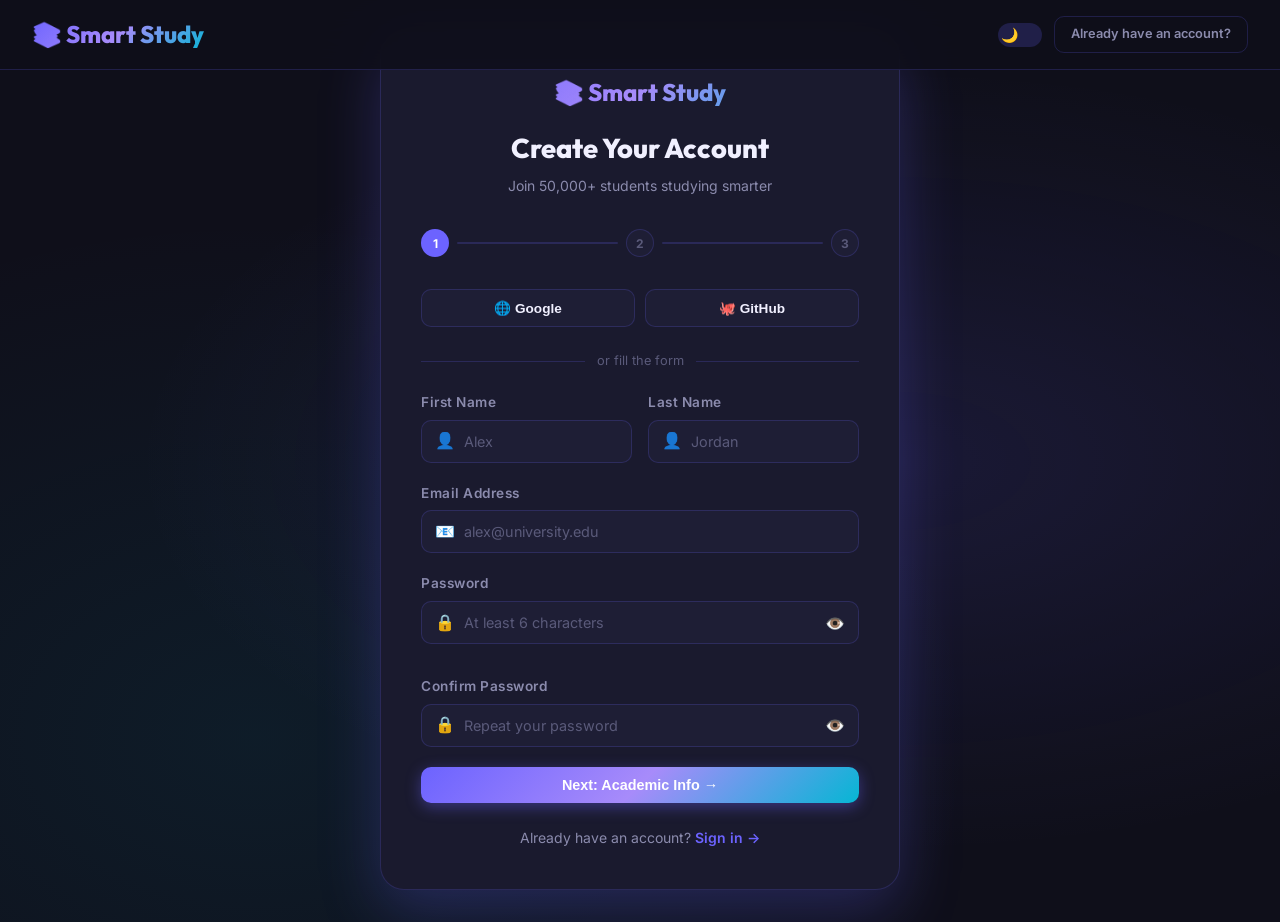
<file: frontend/signup.html>
<!DOCTYPE html>
<html lang="en">
<head>
  <meta charset="UTF-8" />
  <meta name="viewport" content="width=device-width, initial-scale=1.0" />
  <meta name="description" content="Create your Smart Study account - Connect with study partners, track goals, and excel academically." />
  <title>Sign Up - Smart Study</title>
  <link rel="stylesheet" href="style.css" />
  <style>
    .auth-page {
      min-height: 100vh; display: flex; align-items: center; justify-content: center;
      padding: 2rem;
      background: radial-gradient(ellipse at 70% 50%, rgba(108,99,255,0.12) 0%, transparent 60%),
                  radial-gradient(ellipse at 20% 80%, rgba(6,182,212,0.08) 0%, transparent 50%);
    }
    .auth-card {
      background:var(--card); border:1px solid var(--border); border-radius:var(--radius-lg);
      padding:2.5rem; box-shadow:var(--shadow-lg); max-width:520px; width:100%;
    }
    .auth-top { text-align:center; margin-bottom:2rem; }
    .auth-logo { font-family:'Outfit',sans-serif; font-size:1.5rem; font-weight:800; background:var(--gradient); -webkit-background-clip:text; -webkit-text-fill-color:transparent; display:block; margin-bottom:1rem; }
    .auth-title { font-family:'Outfit',sans-serif; font-size:1.7rem; font-weight:800; margin-bottom:4px; }
    .auth-subtitle { color:var(--text-muted); font-size:0.875rem; }
    .social-login { display:grid; grid-template-columns:1fr 1fr; gap:10px; margin-bottom:1.5rem; }
    .social-login-btn {
      display:flex; align-items:center; justify-content:center; gap:8px;
      padding:10px; border-radius:var(--radius-sm); border:1px solid var(--border);
      background:var(--bg3); color:var(--text); font-size:0.85rem; font-weight:600;
      cursor:pointer; transition:var(--transition);
    }
    .social-login-btn:hover { border-color:var(--primary); background:var(--card2); }
    .divider { display:flex; align-items:center; gap:12px; margin:1.25rem 0; }
    .divider::before,.divider::after { content:''; flex:1; height:1px; background:var(--border); }
    .divider-text { font-size:0.8rem; color:var(--text-dim); }
    .subject-chips { display:flex; gap:8px; flex-wrap:wrap; margin-top:8px; }
    .strength-bar { height:4px; border-radius:2px; margin-top:8px; transition:var(--transition); }
    .strength-label { font-size:0.75rem; margin-top:4px; }
    .auth-footer-text { text-align:center; margin-top:1.5rem; font-size:0.875rem; color:var(--text-muted); }
    .step-indicator { display:flex; align-items:center; gap:8px; margin-bottom:2rem; }
    .step-dot {
      width:28px; height:28px; border-radius:50%;
      display:flex; align-items:center; justify-content:center;
      font-size:0.75rem; font-weight:700; transition:var(--transition);
    }
    .step-dot.active { background:var(--primary); color:white; }
    .step-dot.done { background:var(--success); color:white; }
    .step-dot.pending { background:var(--bg3); color:var(--text-dim); border:1px solid var(--border); }
    .step-line { flex:1; height:2px; background:var(--border); border-radius:1px; }
    .step-line.done { background:var(--success); }
    .form-step { display:none; }
    .form-step.active { display:block; }
  </style>
</head>
<body>
  <div id="page-loader">
    <div class="loader-logo">📚 Smart Study</div>
    <div class="loader-spinner"></div>
  </div>
  <div id="toast-container"></div>

  <nav class="navbar">
    <a href="index.html" class="nav-brand">📚 Smart Study</a>
    <div class="nav-actions">
      <button class="theme-toggle" aria-label="Toggle theme"></button>
      <a href="login.html" class="btn btn-ghost btn-sm">Already have an account?</a>
    </div>
  </nav>

  <div class="auth-page page-wrapper">
    <div class="auth-card animate-fadeUp">
      <div class="auth-top">
        <span class="auth-logo">📚 Smart Study</span>
        <h1 class="auth-title">Create Your Account</h1>
        <p class="auth-subtitle">Join 50,000+ students studying smarter</p>
      </div>

      <!-- Step Indicator -->
      <div class="step-indicator" id="step-indicator">
        <div class="step-dot active" id="dot-1">1</div>
        <div class="step-line" id="line-1"></div>
        <div class="step-dot pending" id="dot-2">2</div>
        <div class="step-line" id="line-2"></div>
        <div class="step-dot pending" id="dot-3">3</div>
      </div>

      <!-- Social Signup -->
      <div class="social-login">
        <button class="social-login-btn" onclick="showToast('Google auth coming soon!','info')">🌐 Google</button>
        <button class="social-login-btn" onclick="showToast('GitHub auth coming soon!','info')">🐙 GitHub</button>
      </div>
      <div class="divider"><span class="divider-text">or fill the form</span></div>

      <form id="signup-form" novalidate>
        <!-- Step 1: Basic Info -->
        <div class="form-step active" id="step-1">
          <div class="form-row">
            <div class="form-group">
              <label class="form-label" for="s-firstname">First Name</label>
              <div class="input-wrapper">
                <span class="input-icon">👤</span>
                <input type="text" id="s-firstname" class="form-input" placeholder="Alex" />
              </div>
              <div class="form-error">First name is required.</div>
            </div>
            <div class="form-group">
              <label class="form-label" for="s-lastname">Last Name</label>
              <div class="input-wrapper">
                <span class="input-icon">👤</span>
                <input type="text" id="s-lastname" class="form-input" placeholder="Jordan" />
              </div>
              <div class="form-error">Last name is required.</div>
            </div>
          </div>
          <div class="form-group">
            <label class="form-label" for="s-email">Email Address</label>
            <div class="input-wrapper">
              <span class="input-icon">📧</span>
              <input type="email" id="s-email" class="form-input" placeholder="alex@university.edu" />
            </div>
            <div class="form-error">Enter a valid email address.</div>
          </div>
          <div class="form-group">
            <label class="form-label" for="s-password">Password</label>
            <div class="input-wrapper">
              <span class="input-icon">🔒</span>
              <input type="password" id="s-password" class="form-input" placeholder="At least 6 characters" id="s-password" />
              <button type="button" class="input-toggle">👁️</button>
            </div>
            <div class="strength-bar" id="strength-bar"></div>
            <div class="strength-label" id="strength-label"></div>
            <div class="form-error">Password must be at least 6 characters.</div>
          </div>
          <div class="form-group">
            <label class="form-label" for="s-confirm">Confirm Password</label>
            <div class="input-wrapper">
              <span class="input-icon">🔒</span>
              <input type="password" id="s-confirm" class="form-input" placeholder="Repeat your password" />
              <button type="button" class="input-toggle">👁️</button>
            </div>
            <div class="form-error">Passwords do not match.</div>
          </div>
          <button type="button" class="btn btn-primary" style="width:100%;justify-content:center;" onclick="goToStep(2)">Next: Academic Info →</button>
        </div>

        <!-- Step 2: Academic Info -->
        <div class="form-step" id="step-2">
          <div class="form-group">
            <label class="form-label" for="s-university">University / School</label>
            <div class="input-wrapper">
              <span class="input-icon">🏫</span>
              <input type="text" id="s-university" class="form-input" placeholder="e.g. MIT, Stanford..." />
            </div>
            <div class="form-error">University name is required.</div>
          </div>
          <div class="form-group">
            <label class="form-label" for="s-major">Major / Field of Study</label>
            <div class="input-wrapper">
              <span class="input-icon">📖</span>
              <input type="text" id="s-major" class="form-input" placeholder="e.g. Computer Science" />
            </div>
            <div class="form-error">Major is required.</div>
          </div>
          <div class="form-group">
            <label class="form-label">Study Level</label>
            <select class="form-select" id="s-level">
              <option value="">Select level...</option>
              <option>Undergraduate (Year 1)</option>
              <option>Undergraduate (Year 2)</option>
              <option>Undergraduate (Year 3)</option>
              <option>Undergraduate (Year 4)</option>
              <option>Postgraduate / Masters</option>
              <option>PhD / Doctoral</option>
            </select>
            <div class="form-error">Please select your study level.</div>
          </div>
          <div class="form-group">
            <label class="form-label">Preferred Study Time</label>
            <select class="form-select" id="s-time">
              <option value="">Select preference...</option>
              <option>Morning (6am – 12pm)</option>
              <option>Afternoon (12pm – 6pm)</option>
              <option>Evening (6pm – 10pm)</option>
              <option>Night (10pm+)</option>
              <option>Flexible</option>
            </select>
          </div>
          <div style="display:flex;gap:10px;">
            <button type="button" class="btn btn-ghost" style="flex:1;justify-content:center;" onclick="goToStep(1)">← Back</button>
            <button type="button" class="btn btn-primary" style="flex:2;justify-content:center;" onclick="goToStep(3)">Next: Subjects →</button>
          </div>
        </div>

        <!-- Step 3: Subjects + Agree -->
        <div class="form-step" id="step-3">
          <div class="form-group">
            <label class="form-label">Subjects You're Studying <span style="color:var(--text-dim);font-weight:400;">(select all that apply)</span></label>
            <div class="subject-chips" id="subject-chips">
              <div class="chip" data-subject="Mathematics">📐 Mathematics</div>
              <div class="chip" data-subject="Physics">⚛️ Physics</div>
              <div class="chip" data-subject="Chemistry">🧪 Chemistry</div>
              <div class="chip" data-subject="Biology">🧬 Biology</div>
              <div class="chip" data-subject="Computer Science">💻 CS</div>
              <div class="chip" data-subject="Algorithms">⚙️ Algorithms</div>
              <div class="chip" data-subject="Machine Learning">🤖 ML/AI</div>
              <div class="chip" data-subject="Economics">📈 Economics</div>
              <div class="chip" data-subject="Literature">📚 Literature</div>
              <div class="chip" data-subject="Psychology">🧠 Psychology</div>
              <div class="chip" data-subject="History">🏛️ History</div>
              <div class="chip" data-subject="Web Development">🌐 Web Dev</div>
            </div>
          </div>
          <div style="display:flex;align-items:flex-start;gap:10px;margin-bottom:1.25rem;" id="agree-group">
            <input type="checkbox" id="s-terms" style="accent-color:var(--primary);width:16px;height:16px;margin-top:3px;flex-shrink:0;" />
            <label for="s-terms" style="font-size:0.85rem;color:var(--text-muted);cursor:pointer;line-height:1.5;">
              I agree to the <a href="#" style="color:var(--primary);">Terms of Service</a> and <a href="#" style="color:var(--primary);">Privacy Policy</a>
            </label>
          </div>
          <div id="terms-error" style="font-size:0.78rem;color:var(--danger);margin-bottom:1rem;display:none;">You must agree to the terms to continue.</div>
          <div style="display:flex;gap:10px;">
            <button type="button" class="btn btn-ghost" style="flex:1;justify-content:center;" onclick="goToStep(2)">← Back</button>
            <button type="submit" class="btn btn-primary" style="flex:2;justify-content:center;" id="signup-btn">🚀 Create Account</button>
          </div>
        </div>
      </form>

      <p class="auth-footer-text">
        Already have an account? <a href="login.html" style="color:var(--primary);font-weight:600;">Sign in →</a>
      </p>
    </div>
  </div>

  <script src="script.js"></script>
  <script src="api.js"></script>
  <script>
    // If already logged in, go to dashboard
    if (Session.isLoggedIn()) window.location.href = 'dashboard.html';

    let currentStep = 1;
    const selectedSubjects = new Set();

    // Step chips
    document.querySelectorAll('.chip[data-subject]').forEach(chip => {
      chip.addEventListener('click', () => {
        chip.classList.toggle('selected');
        const sub = chip.dataset.subject;
        selectedSubjects.has(sub) ? selectedSubjects.delete(sub) : selectedSubjects.add(sub);
      });
    });

    // Password strength
    document.getElementById('s-password').addEventListener('input', function() {
      const val = this.value;
      const bar = document.getElementById('strength-bar');
      const label = document.getElementById('strength-label');
      let pct = 0, color = '', text = '';
      if (val.length >= 6) { pct = 33; color = 'var(--danger)'; text = '🔴 Weak'; }
      if (val.length >= 8 && /[A-Z]/.test(val)) { pct = 66; color = 'var(--warning)'; text = '🟡 Medium'; }
      if (val.length >= 10 && /[A-Z]/.test(val) && /[0-9]/.test(val) && /[^A-Za-z0-9]/.test(val)) { pct = 100; color = 'var(--success)'; text = '🟢 Strong'; }
      if (!val) { pct = 0; text = ''; }
      bar.style.width = pct + '%'; bar.style.background = color; bar.style.height = pct ? '4px' : '0';
      label.textContent = text; label.style.color = color;
    });

    function updateStepUI() {
      document.querySelectorAll('.form-step').forEach((s, i) => s.classList.toggle('active', i + 1 === currentStep));
      for (let i = 1; i <= 3; i++) {
        const dot = document.getElementById('dot-' + i);
        dot.className = 'step-dot ' + (i < currentStep ? 'done' : i === currentStep ? 'active' : 'pending');
        dot.textContent = i < currentStep ? '✓' : i;
      }
      for (let i = 1; i <= 2; i++) {
        document.getElementById('line-' + i).className = 'step-line' + (i < currentStep ? ' done' : '');
      }
    }

    function goToStep(step) {
      if (step === 2) {
        let valid = true;
        const fn = document.getElementById('s-firstname');
        const ln = document.getElementById('s-lastname');
        const em = document.getElementById('s-email');
        const pw = document.getElementById('s-password');
        const cp = document.getElementById('s-confirm');
        clearAllErrors(document.getElementById('signup-form'));
        if (!fn.value.trim()) { setFieldError(fn, 'First name is required.'); valid = false; }
        if (!ln.value.trim()) { setFieldError(ln, 'Last name is required.'); valid = false; }
        if (!validateEmail(em.value)) { setFieldError(em, 'Enter a valid email address.'); valid = false; }
        if (!validatePassword(pw.value)) { setFieldError(pw, 'Password must be at least 6 characters.'); valid = false; }
        if (cp.value !== pw.value) { setFieldError(cp, 'Passwords do not match.'); valid = false; }
        if (!valid) return;
      }
      if (step === 3) {
        const uni = document.getElementById('s-university');
        const maj = document.getElementById('s-major');
        const lvl = document.getElementById('s-level');
        let valid = true;
        if (!uni.value.trim()) { setFieldError(uni, 'University name is required.'); valid = false; }
        if (!maj.value.trim()) { setFieldError(maj, 'Major is required.'); valid = false; }
        if (!lvl.value) { setFieldError(lvl, 'Please select your study level.'); valid = false; }
        if (!valid) return;
      }
      currentStep = step;
      updateStepUI();
    }

    document.getElementById('signup-form').addEventListener('submit', async (e) => {
      e.preventDefault();
      const terms = document.getElementById('s-terms');
      const termsErr = document.getElementById('terms-error');
      if (!terms.checked) { termsErr.style.display = 'block'; return; }
      termsErr.style.display = 'none';

      const btn = document.getElementById('signup-btn');
      btn.textContent = '⏳ Creating...';
      btn.disabled = true;

      const firstName = document.getElementById('s-firstname').value.trim();
      const lastName = document.getElementById('s-lastname').value.trim();
      const studyTime = document.getElementById('s-time').value;

      const userData = {
        name: firstName + ' ' + lastName,
        email: document.getElementById('s-email').value.trim(),
        password: document.getElementById('s-password').value,
        university: document.getElementById('s-university').value.trim(),
        major: document.getElementById('s-major').value.trim(),
        level: document.getElementById('s-level').value,
        subjects: [...selectedSubjects],
        availability: studyTime ? [studyTime] : [],
        studyPreferences: studyTime || '',
        avatar: (firstName[0] + lastName[0]).toUpperCase()
      };

      const res = await AuthAPI.signup(userData);

      if (res.success) {
        Session.saveLogin(res.token, res.user);
        showToast('Account created! Welcome to Smart Study 🎉', 'success');
        setTimeout(() => window.location.href = 'dashboard.html', 1200);
      } else {
        showToast(res.message || 'Signup failed. Please try again.', 'error');
        btn.textContent = '🚀 Create Account';
        btn.disabled = false;
      }
    });
  </script>
</body>
</html>
</file>
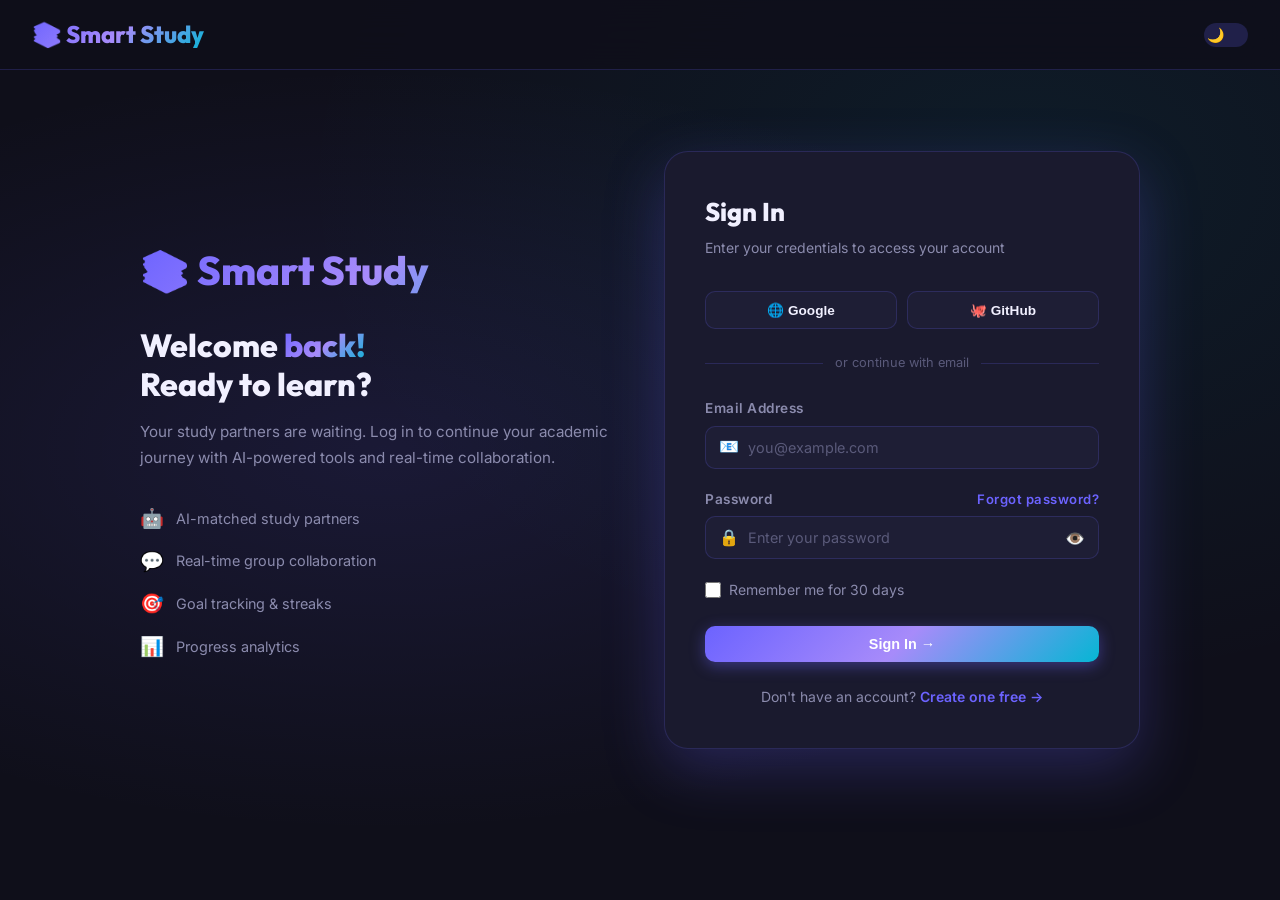
<file: frontend/tasks.html>
<!DOCTYPE html>
<html lang="en">
<head>
  <meta charset="UTF-8" />
  <meta name="viewport" content="width=device-width, initial-scale=1.0" />
  <meta name="description" content="Smart Study Tasks - Track your academic goals, assignments, and study milestones." />
  <title>Tasks & Goals - Smart Study</title>
  <link rel="stylesheet" href="style.css" />
  <style>
    .tasks-layout { display: grid; grid-template-columns: 1fr 340px; gap: 1.5rem; }
    .task-item {
      display: flex; align-items: center; gap: 12px; padding: 14px 16px;
      background: var(--card); border: 1px solid var(--border); border-radius: var(--radius-sm);
      transition: var(--transition); cursor: default;
      animation: fadeUp 0.4s ease forwards;
    }
    .task-item:hover { border-color: rgba(108,99,255,0.3); box-shadow: var(--shadow); }
    .task-item.done { opacity: 0.6; }
    .task-checkbox {
      width: 22px; height: 22px; border-radius: 6px; border: 2px solid var(--border);
      display: flex; align-items: center; justify-content: center; cursor: pointer;
      transition: var(--transition); flex-shrink: 0;
    }
    .task-checkbox.checked { background: var(--success); border-color: var(--success); color: white; font-size: 0.75rem; }
    .task-checkbox:hover:not(.checked) { border-color: var(--primary); background: rgba(108,99,255,0.05); }
    .task-body { flex: 1; }
    .task-text { font-weight: 500; font-size: 0.9rem; }
    .task-item.done .task-text { text-decoration: line-through; color: var(--text-muted); }
    .task-meta { display: flex; align-items: center; gap: 8px; margin-top: 4px; flex-wrap: wrap; }
    .task-subject { font-size: 0.75rem; color: var(--text-dim); }
    .task-due { font-size: 0.72rem; }
    .priority-dot { width: 8px; height: 8px; border-radius: 50%; flex-shrink: 0; }
    .priority-high { background: var(--danger); }
    .priority-medium { background: var(--warning); }
    .priority-low { background: var(--success); }
    .task-actions { display: flex; gap: 4px; opacity: 0; transition: var(--transition); }
    .task-item:hover .task-actions { opacity: 1; }
    .task-btn { background: none; border: none; color: var(--text-dim); cursor: pointer; font-size: 0.9rem; padding: 4px 6px; border-radius: 4px; transition: var(--transition); }
    .task-btn:hover { background: var(--bg3); color: var(--text); }
    .tasks-list { display: flex; flex-direction: column; gap: 8px; min-height: 100px; }
    .empty-tasks { text-align: center; padding: 3rem; color: var(--text-muted); }
    /* Add Task Form */
    .add-task-form {
      background: var(--card); border: 1px solid var(--primary); border-radius: var(--radius);
      padding: 1.25rem; margin-bottom: 1.5rem;
    }
    .add-task-form h3 { font-family:'Outfit',sans-serif; font-weight:700; margin-bottom:1rem; }
    /* Goal Cards */
    .goal-card { background: var(--card); border: 1px solid var(--border); border-radius: var(--radius); padding: 1.25rem; margin-bottom: 1rem; }
    .goal-header { display: flex; align-items: center; gap: 10px; margin-bottom: 10px; }
    .goal-emoji { font-size: 1.5rem; }
    .goal-name { font-weight: 700; font-size: 0.95rem; }
    .goal-pct { font-weight: 800; color: var(--primary); margin-left: auto; }
    .goal-meta { font-size: 0.78rem; color: var(--text-muted); margin-bottom: 8px; }
    /* Stats row */
    .task-stats { display: grid; grid-template-columns: repeat(4,1fr); gap: 1rem; margin-bottom: 1.5rem; }
    /* Filters */
    .task-filters { display: flex; gap: 8px; flex-wrap: wrap; margin-bottom: 1rem; align-items: center; }
    .filter-btn { padding: 6px 14px; border-radius: 20px; border: 1px solid var(--border); background: transparent; color: var(--text-muted); font-size: 0.8rem; font-weight: 600; cursor: pointer; transition: var(--transition); }
    .filter-btn.active { background: var(--primary); color: white; border-color: var(--primary); }
    @media(max-width:1024px) { .tasks-layout { grid-template-columns: 1fr; } }
    @media(max-width:768px) { .task-stats { grid-template-columns: 1fr 1fr; } }
  </style>
</head>
<body>
  <div id="page-loader"><div class="loader-logo">📚 Smart Study</div><div class="loader-spinner"></div></div>
  <div id="toast-container"></div>

  <nav class="navbar">
    <a href="index.html" class="nav-brand">📚 Smart Study</a>
    <div class="nav-links">
      <a href="dashboard.html">Dashboard</a>
      <a href="groups.html">Groups</a>
      <a href="chat.html">Chat</a>
      <a href="tasks.html" class="active">Tasks</a>
      <a href="profile.html">Profile</a>
    </div>
    <div class="nav-actions">
      <button class="theme-toggle"></button>
      <div class="nav-avatar" id="user-avatar">AJ</div>
    </div>
    <div class="hamburger"><span></span><span></span><span></span></div>
  </nav>
  <div class="mobile-menu">
    <a href="dashboard.html">📊 Dashboard</a><a href="groups.html">👥 Groups</a>
    <a href="chat.html">💬 Chat</a><a href="tasks.html">✅ Tasks</a><a href="profile.html">👤 Profile</a>
  </div>

  <div class="page-wrapper">
    <div class="app-layout">
      <aside class="sidebar">
        <a href="dashboard.html" class="sidebar-item"><span class="icon">📊</span> Dashboard</a>
        <a href="groups.html" class="sidebar-item"><span class="icon">👥</span> Study Groups</a>
        <a href="chat.html" class="sidebar-item"><span class="icon">💬</span> Messages</a>
        <a href="tasks.html" class="sidebar-item active"><span class="icon">✅</span> Tasks & Goals</a>
        <a href="profile.html" class="sidebar-item"><span class="icon">👤</span> Profile</a>
      </aside>

      <main class="main-content">
        <div style="display:flex;align-items:center;justify-content:space-between;margin-bottom:1.5rem;">
          <div>
            <h1 style="font-family:'Outfit',sans-serif;font-size:1.5rem;font-weight:800;">✅ Tasks & Goals</h1>
            <p style="color:var(--text-muted);font-size:0.875rem;">Track your academic journey</p>
          </div>
          <button class="btn btn-primary" onclick="toggleAddForm()">+ Add Task</button>
        </div>

        <!-- Stats -->
        <div class="task-stats">
          <div class="stat-card"><div class="stat-icon purple">📋</div><div class="stat-info"><div class="stat-value" id="stat-total">0</div><div class="stat-label">Total Tasks</div></div></div>
          <div class="stat-card"><div class="stat-icon green">✅</div><div class="stat-info"><div class="stat-value" id="stat-done">0</div><div class="stat-label">Completed</div></div></div>
          <div class="stat-card"><div class="stat-icon amber">⏳</div><div class="stat-info"><div class="stat-value" id="stat-pending">0</div><div class="stat-label">Pending</div></div></div>
          <div class="stat-card"><div class="stat-icon cyan">📈</div><div class="stat-info"><div class="stat-value" id="stat-pct">0%</div><div class="stat-label">Completion</div></div></div>
        </div>

        <div class="tasks-layout">
          <!-- Left: Tasks -->
          <div>
            <!-- Add Task Form (hidden by default) -->
            <div class="add-task-form" id="add-form" style="display:none;">
              <h3>➕ New Task</h3>
              <div class="form-group">
                <label class="form-label">Task Description *</label>
                <input type="text" class="form-input" id="new-task-text" placeholder="e.g. Complete Chapter 5 exercises" />
              </div>
              <div class="form-row">
                <div class="form-group">
                  <label class="form-label">Subject</label>
                  <input type="text" class="form-input" id="new-task-subject" placeholder="Mathematics" />
                </div>
                <div class="form-group">
                  <label class="form-label">Priority</label>
                  <select class="form-select" id="new-task-priority">
                    <option value="high">🔴 High</option>
                    <option value="medium" selected>🟡 Medium</option>
                    <option value="low">🟢 Low</option>
                  </select>
                </div>
              </div>
              <div class="form-group">
                <label class="form-label">Due Date</label>
                <input type="date" class="form-input" id="new-task-due" />
              </div>
              <div style="display:flex;gap:10px;">
                <button class="btn btn-ghost" onclick="toggleAddForm()">Cancel</button>
                <button class="btn btn-primary" onclick="addTask()">Add Task</button>
              </div>
            </div>

            <!-- Filters -->
            <div class="task-filters">
              <button class="filter-btn active" onclick="setFilter('all',this)">All</button>
              <button class="filter-btn" onclick="setFilter('pending',this)">⏳ Pending</button>
              <button class="filter-btn" onclick="setFilter('done',this)">✅ Done</button>
              <button class="filter-btn" onclick="setFilter('high',this)">🔴 High Priority</button>
              <div style="margin-left:auto;display:flex;gap:8px;">
                <select class="form-select" style="width:auto;padding:6px 12px;font-size:0.8rem;" id="sort-select" onchange="renderTasks()">
                  <option value="due">Sort by Due Date</option>
                  <option value="priority">Sort by Priority</option>
                  <option value="alpha">Sort A-Z</option>
                </select>
              </div>
            </div>

            <div class="tasks-list" id="tasks-list"></div>
          </div>

          <!-- Right: Goals & Progress -->
          <div>
            <div style="margin-bottom:1.5rem;">
              <div style="display:flex;align-items:center;justify-content:space-between;margin-bottom:1rem;">
                <h2 style="font-family:'Outfit',sans-serif;font-size:1.1rem;font-weight:700;">🎯 Study Goals</h2>
                <button class="btn btn-ghost btn-sm" onclick="openModal('add-goal-modal')">+ Goal</button>
              </div>
              <div id="goals-list"></div>
            </div>

            <div>
              <h2 style="font-family:'Outfit',sans-serif;font-size:1.1rem;font-weight:700;margin-bottom:1rem;">🔥 Streak & Habits</h2>
              <div class="card">
                <div style="text-align:center;padding:1rem 0;">
                  <div style="font-size:3rem;">🔥</div>
                  <div style="font-family:'Outfit',sans-serif;font-size:2.5rem;font-weight:800;background:var(--gradient);-webkit-background-clip:text;-webkit-text-fill-color:transparent;" id="streak-display">12</div>
                  <div style="color:var(--text-muted);font-size:0.875rem;">Day Study Streak</div>
                </div>
                <div class="progress-bar" style="margin:1rem 0;"><div class="progress-fill" id="streak-bar" style="width:80%"></div></div>
                <p style="font-size:0.8rem;color:var(--text-muted);text-align:center;">3 more days to your record!</p>
                <div style="display:grid;grid-template-columns:1fr 1fr;gap:8px;margin-top:1rem;">
                  <div style="background:var(--bg3);border-radius:var(--radius-sm);padding:10px;text-align:center;">
                    <div style="font-weight:800;font-family:'Outfit',sans-serif;">15</div>
                    <div style="font-size:0.72rem;color:var(--text-muted);">Best Streak</div>
                  </div>
                  <div style="background:var(--bg3);border-radius:var(--radius-sm);padding:10px;text-align:center;">
                    <div style="font-weight:800;font-family:'Outfit',sans-serif;">24h</div>
                    <div style="font-size:0.72rem;color:var(--text-muted);">This Week</div>
                  </div>
                </div>
              </div>
            </div>
          </div>
        </div>
      </main>
    </div>
  </div>

  <!-- Add Goal Modal -->
  <div class="modal-overlay" id="add-goal-modal">
    <div class="modal">
      <div class="modal-header"><h3 class="modal-title">🎯 New Goal</h3><button class="modal-close">✕</button></div>
      <div class="form-group"><label class="form-label">Goal Title *</label><input type="text" class="form-input" id="new-goal-title" placeholder="e.g. Master Calculus by April" /></div>
      <div class="form-group"><label class="form-label">Target Date</label><input type="date" class="form-input" id="new-goal-date" /></div>
      <div class="form-group"><label class="form-label">Subject</label><input type="text" class="form-input" id="new-goal-subject" placeholder="Mathematics" /></div>
      <button class="btn btn-primary" style="width:100%;justify-content:center;" onclick="addGoal()">Add Goal</button>
    </div>
  </div>

  <script src="script.js"></script>
  <script src="api.js"></script>
  <script>
    if (!Session.requireAuth()) throw new Error('Not authenticated');
    const user = Session.getUser() || {};
    document.getElementById('user-avatar').textContent = user.avatar || '??';
    document.getElementById('streak-display').textContent = user.streak || 0;

    let tasks = [];
    let goals = SS.get('goals') || [
      { id:1, title:'Complete Algorithms Module', subject:'Algorithms', date:'2026-04-15', pct:75, emoji:'⚙️' },
      { id:2, title:'Reach 30h Study This Month', subject:'General', date:'2026-04-30', pct:60, emoji:'⏱️' },
      { id:3, title:'Finish ML Research Paper', subject:'Machine Learning', date:'2026-05-01', pct:30, emoji:'🤖' }
    ];
    let activeFilter = 'all';

    function saveGoals() { SS.set('goals', goals); }

    // Load tasks from API
    async function loadTasks() {
      const res = await TasksAPI.getAll();
      if (res.success) {
        tasks = res.tasks.map(t => ({
          _id: t._id,
          text: t.title,
          subject: t.subject || '',
          priority: t.priority || 'medium',
          due: t.deadline ? t.deadline.split('T')[0] : '',
          done: t.status === 'completed'
        }));
      }
      renderTasks();
    }

    function setFilter(f, btn) {
      activeFilter = f;
      document.querySelectorAll('.filter-btn').forEach(b => b.classList.remove('active'));
      btn.classList.add('active');
      renderTasks();
    }

    function renderTasks() {
      const sort = document.getElementById('sort-select').value;
      const priorityOrder = { high: 0, medium: 1, low: 2 };

      let filtered = tasks.filter(t => {
        if (activeFilter === 'pending') return !t.done;
        if (activeFilter === 'done') return t.done;
        if (activeFilter === 'high') return t.priority === 'high';
        return true;
      });

      if (sort === 'priority') filtered.sort((a,b) => priorityOrder[a.priority] - priorityOrder[b.priority]);
      else if (sort === 'alpha') filtered.sort((a,b) => a.text.localeCompare(b.text));
      else filtered.sort((a,b) => new Date(a.due || '9999') - new Date(b.due || '9999'));

      const list = document.getElementById('tasks-list');
      if (!filtered.length) {
        list.innerHTML = `<div class="empty-tasks"><div style="font-size:2.5rem;margin-bottom:8px;">📋</div><p>No tasks here yet!</p></div>`;
      } else {
        list.innerHTML = filtered.map(t => {
          const pColors = { high: 'var(--danger)', medium: 'var(--warning)', low: 'var(--success)' };
          const pLabel = { high: '🔴 High', medium: '🟡 Medium', low: '🟢 Low' };
          const due = t.due ? new Date(t.due).toLocaleDateString('en-US', { month:'short', day:'numeric' }) : '';
          const isOverdue = t.due && !t.done && new Date(t.due) < new Date();
          return `
          <div class="task-item ${t.done ? 'done' : ''}" data-id="${t._id}">
            <div class="task-checkbox ${t.done ? 'checked' : ''}" onclick="toggleTask('${t._id}')">${t.done ? '✓' : ''}</div>
            <div style="width:8px;height:8px;border-radius:50%;background:${pColors[t.priority]};flex-shrink:0;"></div>
            <div class="task-body">
              <div class="task-text">${t.text}</div>
              <div class="task-meta">
                ${t.subject ? `<span class="badge badge-primary" style="padding:2px 8px;font-size:0.7rem;">${t.subject}</span>` : ''}
                ${due ? `<span class="task-due" style="color:${isOverdue ? 'var(--danger)' : 'var(--text-dim)'}">📅 ${due}${isOverdue ? ' (Overdue)' : ''}</span>` : ''}
                <span style="font-size:0.72rem;color:var(--text-dim);">${pLabel[t.priority]}</span>
              </div>
            </div>
            <div class="task-actions">
              <button class="task-btn" onclick="editTask('${t._id}')" title="Edit">✏️</button>
              <button class="task-btn" onclick="deleteTask('${t._id}')" title="Delete" style="color:var(--danger)">🗑️</button>
            </div>
          </div>`;
        }).join('');
      }
      updateStats();
    }

    function updateStats() {
      const done = tasks.filter(t => t.done).length;
      const pct = tasks.length ? Math.round((done / tasks.length) * 100) : 0;
      document.getElementById('stat-total').textContent = tasks.length;
      document.getElementById('stat-done').textContent = done;
      document.getElementById('stat-pending').textContent = tasks.length - done;
      document.getElementById('stat-pct').textContent = pct + '%';
    }

    async function toggleTask(id) {
      const t = tasks.find(t => t._id === id);
      if (!t) return;
      const newStatus = t.done ? 'pending' : 'completed';
      const res = await TasksAPI.update(id, { status: newStatus });
      if (res.success) {
        t.done = !t.done;
        showToast(t.done ? '✅ Task completed!' : 'Task marked pending', t.done ? 'success' : 'info');
        renderTasks();
      } else {
        showToast(res.message || 'Failed to update task.', 'error');
      }
    }

    async function deleteTask(id) {
      if (!confirm('Delete this task?')) return;
      const res = await TasksAPI.delete(id);
      if (res.success) {
        tasks = tasks.filter(t => t._id !== id);
        showToast('Task deleted', 'warning');
        renderTasks();
      } else {
        showToast(res.message || 'Failed to delete task.', 'error');
      }
    }

    async function editTask(id) {
      const t = tasks.find(t => t._id === id);
      if (!t) return;
      const newText = prompt('Edit task:', t.text);
      if (newText && newText.trim()) {
        const res = await TasksAPI.update(id, { title: newText.trim() });
        if (res.success) {
          t.text = newText.trim();
          renderTasks();
          showToast('Task updated!', 'success');
        } else {
          showToast(res.message || 'Failed to update task.', 'error');
        }
      }
    }

    function toggleAddForm() {
      const form = document.getElementById('add-form');
      form.style.display = form.style.display === 'none' ? 'block' : 'none';
      if (form.style.display === 'block') {
        const tomorrow = new Date(); tomorrow.setDate(tomorrow.getDate() + 1);
        document.getElementById('new-task-due').value = tomorrow.toISOString().split('T')[0];
        document.getElementById('new-task-text').focus();
      }
    }

    async function addTask() {
      const text = document.getElementById('new-task-text').value.trim();
      if (!text) { showToast('Please enter a task description', 'error'); return; }

      const res = await TasksAPI.create({
        title: text,
        subject: document.getElementById('new-task-subject').value.trim(),
        priority: document.getElementById('new-task-priority').value,
        deadline: document.getElementById('new-task-due').value || null
      });

      if (res.success) {
        document.getElementById('new-task-text').value = '';
        document.getElementById('new-task-subject').value = '';
        toggleAddForm();
        showToast('Task added! 📋', 'success');
        loadTasks(); // Refresh from API
      } else {
        showToast(res.message || 'Failed to add task.', 'error');
      }
    }

    function renderGoals() {
      document.getElementById('goals-list').innerHTML = goals.map(g => {
        const date = g.date ? new Date(g.date).toLocaleDateString('en-US', { month:'short', day:'numeric' }) : '';
        return `
        <div class="goal-card">
          <div class="goal-header">
            <span class="goal-emoji">${g.emoji || '🎯'}</span>
            <div>
              <div class="goal-name">${g.title}</div>
              ${g.subject ? `<div style="font-size:0.75rem;color:var(--text-dim);">${g.subject}</div>` : ''}
            </div>
            <span class="goal-pct">${g.pct}%</span>
          </div>
          <div class="progress-bar"><div class="progress-fill" style="width:${g.pct}%"></div></div>
          ${date ? `<div class="goal-meta" style="margin-top:6px;">📅 Target: ${date}</div>` : ''}
          <div style="display:flex;gap:6px;margin-top:8px;">
            <button class="btn btn-ghost btn-sm" onclick="incrementGoal(${g.id})">+10%</button>
            <button class="btn btn-danger btn-sm" onclick="deleteGoal(${g.id})">Remove</button>
          </div>
        </div>`;
      }).join('') || '<p style="color:var(--text-muted);font-size:0.875rem;text-align:center;padding:1rem;">No goals yet — add one!</p>';
    }

    function addGoal() {
      const title = document.getElementById('new-goal-title').value.trim();
      if (!title) { showToast('Please enter a goal title', 'error'); return; }
      const emojis = ['🎯','📚','⚙️','🤖','📐','⚛️','🌐','💡'];
      goals.unshift({
        id: Date.now(), title,
        subject: document.getElementById('new-goal-subject').value.trim(),
        date: document.getElementById('new-goal-date').value,
        pct: 0,
        emoji: emojis[Math.floor(Math.random() * emojis.length)]
      });
      saveGoals();
      closeModal('add-goal-modal');
      renderGoals();
      showToast('Goal added! 🎯', 'success');
    }

    function incrementGoal(id) {
      const g = goals.find(g => g.id === id);
      if (!g) return;
      g.pct = Math.min(100, g.pct + 10);
      saveGoals();
      if (g.pct === 100) showToast(`Goal "${g.title}" completed! 🎉`, 'success');
      renderGoals();
    }

    function deleteGoal(id) {
      goals = goals.filter(g => g.id !== id);
      saveGoals();
      renderGoals();
      showToast('Goal removed', 'warning');
    }

    loadTasks();
    renderGoals();
  </script>
</body>
</html>
</file>
<file: frontend/style.css>
/* ============================================
   SMART STUDY - Main Stylesheet
   ============================================ */

@import url('https://fonts.googleapis.com/css2?family=Inter:wght@300;400;500;600;700;800&family=Outfit:wght@400;600;700;800&display=swap');

/* ---- CSS Variables ---- */
:root {
  --primary: #6C63FF;
  --primary-dark: #5A52E0;
  --secondary: #A78BFA;
  --accent: #06B6D4;
  --success: #10B981;
  --warning: #F59E0B;
  --danger: #EF4444;
  --bg: #0F0F1A;
  --bg2: #161627;
  --bg3: #1E1E35;
  --card: #1A1A2E;
  --card2: #22223F;
  --border: rgba(108,99,255,0.2);
  --text: #F1F0FF;
  --text-muted: #8B8BAD;
  --text-dim: #5A5A7A;
  --gradient: linear-gradient(135deg, #6C63FF 0%, #A78BFA 50%, #06B6D4 100%);
  --gradient2: linear-gradient(135deg, #1A1A2E 0%, #22223F 100%);
  --shadow: 0 8px 32px rgba(108,99,255,0.15);
  --shadow-lg: 0 20px 60px rgba(108,99,255,0.25);
  --radius: 16px;
  --radius-sm: 10px;
  --radius-lg: 24px;
  --transition: all 0.3s cubic-bezier(0.4,0,0.2,1);
}

/* Light mode */
body.light-mode {
  --bg: #F5F5FF;
  --bg2: #EEEEFF;
  --bg3: #E8E8FF;
  --card: #FFFFFF;
  --card2: #F8F8FF;
  --border: rgba(108,99,255,0.15);
  --text: #1A1A2E;
  --text-muted: #5A5A7A;
  --text-dim: #9090B0;
  --shadow: 0 8px 32px rgba(108,99,255,0.1);
}

/* ---- Reset & Base ---- */
*, *::before, *::after { box-sizing: border-box; margin: 0; padding: 0; }
html { scroll-behavior: smooth; }
body {
  font-family: 'Inter', sans-serif;
  background: var(--bg);
  color: var(--text);
  line-height: 1.6;
  min-height: 100vh;
  overflow-x: hidden;
  transition: background 0.3s, color 0.3s;
}
a { color: var(--primary); text-decoration: none; transition: var(--transition); }
a:hover { color: var(--secondary); }
img { max-width: 100%; }
ul { list-style: none; }
input, textarea, select { font-family: inherit; }

/* ---- Scrollbar ---- */
::-webkit-scrollbar { width: 6px; }
::-webkit-scrollbar-track { background: var(--bg2); }
::-webkit-scrollbar-thumb { background: var(--primary); border-radius: 3px; }

/* ---- Loader ---- */
#page-loader {
  position: fixed; inset: 0; z-index: 9999;
  background: var(--bg);
  display: flex; align-items: center; justify-content: center;
  flex-direction: column; gap: 20px;
  transition: opacity 0.5s, visibility 0.5s;
}
#page-loader.hidden { opacity: 0; visibility: hidden; }
.loader-logo { font-family: 'Outfit', sans-serif; font-size: 2rem; font-weight: 800; background: var(--gradient); -webkit-background-clip: text; -webkit-text-fill-color: transparent; }
.loader-spinner {
  width: 48px; height: 48px;
  border: 3px solid var(--border);
  border-top-color: var(--primary);
  border-radius: 50%;
  animation: spin 0.8s linear infinite;
}
@keyframes spin { to { transform: rotate(360deg); } }

/* ---- Toast ---- */
#toast-container {
  position: fixed; bottom: 24px; right: 24px; z-index: 9998;
  display: flex; flex-direction: column; gap: 10px;
}
.toast {
  background: var(--card2);
  border: 1px solid var(--border);
  border-left: 4px solid var(--primary);
  color: var(--text);
  padding: 14px 20px;
  border-radius: var(--radius-sm);
  font-size: 0.875rem;
  min-width: 280px;
  box-shadow: var(--shadow);
  animation: slideIn 0.3s ease, fadeOut 0.4s ease 2.6s forwards;
}
.toast.success { border-left-color: var(--success); }
.toast.error { border-left-color: var(--danger); }
.toast.warning { border-left-color: var(--warning); }
@keyframes slideIn { from { transform: translateX(100%); opacity: 0; } to { transform: translateX(0); opacity: 1; } }
@keyframes fadeOut { to { opacity: 0; transform: translateX(100%); } }

/* ---- Navbar ---- */
.navbar {
  position: fixed; top: 0; left: 0; right: 0; z-index: 1000;
  background: rgba(15,15,26,0.85);
  backdrop-filter: blur(20px);
  border-bottom: 1px solid var(--border);
  padding: 0 2rem;
  height: 70px;
  display: flex; align-items: center; justify-content: space-between;
  transition: var(--transition);
}
body.light-mode .navbar { background: rgba(245,245,255,0.85); }
.navbar.scrolled { box-shadow: var(--shadow); }
.nav-brand {
  font-family: 'Outfit', sans-serif;
  font-size: 1.5rem; font-weight: 800;
  background: var(--gradient); -webkit-background-clip: text; -webkit-text-fill-color: transparent;
  display: flex; align-items: center; gap: 8px;
}
.nav-brand span { font-size: 1.2rem; }
.nav-links { display: flex; align-items: center; gap: 2rem; }
.nav-links a {
  color: var(--text-muted); font-weight: 500; font-size: 0.9rem;
  position: relative; padding-bottom: 4px;
}
.nav-links a::after {
  content: ''; position: absolute; bottom: 0; left: 0; width: 0; height: 2px;
  background: var(--gradient); border-radius: 2px; transition: var(--transition);
}
.nav-links a:hover, .nav-links a.active { color: var(--text); }
.nav-links a:hover::after, .nav-links a.active::after { width: 100%; }
.nav-actions { display: flex; align-items: center; gap: 12px; }
.nav-avatar {
  width: 36px; height: 36px; border-radius: 50%;
  background: var(--gradient);
  display: flex; align-items: center; justify-content: center;
  font-weight: 700; font-size: 0.85rem; cursor: pointer;
}
.hamburger {
  display: none; flex-direction: column; gap: 5px; cursor: pointer; padding: 4px;
}
.hamburger span { display: block; width: 24px; height: 2px; background: var(--text); border-radius: 2px; transition: var(--transition); }
.mobile-menu {
  display: none; position: fixed; top: 70px; left: 0; right: 0; z-index: 999;
  background: var(--bg2); border-bottom: 1px solid var(--border);
  padding: 1.5rem; flex-direction: column; gap: 1rem;
}
.mobile-menu.open { display: flex; }
.mobile-menu a { color: var(--text); font-weight: 500; padding: 8px 0; border-bottom: 1px solid var(--border); }

/* ---- Buttons ---- */
.btn {
  display: inline-flex; align-items: center; justify-content: center; gap: 8px;
  padding: 10px 24px; border-radius: var(--radius-sm);
  font-weight: 600; font-size: 0.9rem; cursor: pointer;
  border: none; transition: var(--transition); white-space: nowrap;
}
.btn-primary {
  background: var(--gradient); color: white;
  box-shadow: 0 4px 15px rgba(108,99,255,0.4);
}
.btn-primary:hover { transform: translateY(-2px); box-shadow: 0 8px 25px rgba(108,99,255,0.5); color: white; }
.btn-outline {
  background: transparent; color: var(--primary);
  border: 2px solid var(--primary);
}
.btn-outline:hover { background: var(--primary); color: white; transform: translateY(-2px); }
.btn-ghost { background: transparent; color: var(--text-muted); border: 1px solid var(--border); }
.btn-ghost:hover { background: var(--card2); color: var(--text); }
.btn-sm { padding: 7px 16px; font-size: 0.8rem; }
.btn-lg { padding: 14px 32px; font-size: 1rem; }
.btn-icon { padding: 10px; border-radius: 50%; min-width: 40px; height: 40px; }
.btn-danger { background: rgba(239,68,68,0.1); color: var(--danger); border: 1px solid rgba(239,68,68,0.3); }
.btn-danger:hover { background: var(--danger); color: white; }
.btn-success { background: rgba(16,185,129,0.1); color: var(--success); border: 1px solid rgba(16,185,129,0.3); }
.btn-success:hover { background: var(--success); color: white; }

/* ---- Cards ---- */
.card {
  background: var(--card);
  border: 1px solid var(--border);
  border-radius: var(--radius);
  padding: 1.5rem;
  transition: var(--transition);
}
.card:hover { border-color: rgba(108,99,255,0.4); box-shadow: var(--shadow); }
.card-glass {
  background: rgba(26,26,46,0.6);
  backdrop-filter: blur(20px);
  border: 1px solid var(--border);
  border-radius: var(--radius);
}
body.light-mode .card-glass { background: rgba(255,255,255,0.7); }

/* ---- Form Elements ---- */
.form-group { margin-bottom: 1.25rem; }
.form-label { display: block; font-size: 0.85rem; font-weight: 600; color: var(--text-muted); margin-bottom: 6px; letter-spacing: 0.5px; }
.form-input, .form-select, .form-textarea {
  width: 100%; padding: 12px 16px;
  background: var(--bg3); border: 1px solid var(--border);
  border-radius: var(--radius-sm); color: var(--text);
  font-size: 0.9rem; transition: var(--transition);
}
.form-input:focus, .form-select:focus, .form-textarea:focus {
  outline: none; border-color: var(--primary);
  box-shadow: 0 0 0 3px rgba(108,99,255,0.15);
  background: var(--card2);
}
.form-input::placeholder, .form-textarea::placeholder { color: var(--text-dim); }
.form-error { font-size: 0.78rem; color: var(--danger); margin-top: 4px; display: none; }
.form-group.has-error .form-input { border-color: var(--danger); }
.form-group.has-error .form-error { display: block; }
.form-row { display: grid; grid-template-columns: 1fr 1fr; gap: 1rem; }
.input-wrapper { position: relative; }
.input-icon { position: absolute; left: 14px; top: 50%; transform: translateY(-50%); color: var(--text-dim); font-size: 1rem; pointer-events: none; }
.input-wrapper .form-input { padding-left: 42px; }
.input-toggle { position: absolute; right: 14px; top: 50%; transform: translateY(-50%); cursor: pointer; color: var(--text-dim); background: none; border: none; font-size: 1rem; }

/* ---- Badges ---- */
.badge {
  display: inline-flex; align-items: center; gap: 4px;
  padding: 3px 10px; border-radius: 20px;
  font-size: 0.75rem; font-weight: 600;
}
.badge-primary { background: rgba(108,99,255,0.15); color: var(--primary); }
.badge-success { background: rgba(16,185,129,0.15); color: var(--success); }
.badge-warning { background: rgba(245,158,11,0.15); color: var(--warning); }
.badge-danger { background: rgba(239,68,68,0.15); color: var(--danger); }
.badge-accent { background: rgba(6,182,212,0.15); color: var(--accent); }

/* ---- Stat Cards ---- */
.stat-card {
  background: var(--card); border: 1px solid var(--border);
  border-radius: var(--radius); padding: 1.5rem;
  display: flex; align-items: center; gap: 1rem;
  transition: var(--transition);
}
.stat-card:hover { transform: translateY(-4px); box-shadow: var(--shadow); border-color: rgba(108,99,255,0.4); }
.stat-icon {
  width: 56px; height: 56px; border-radius: var(--radius-sm);
  display: flex; align-items: center; justify-content: center;
  font-size: 1.5rem; flex-shrink: 0;
}
.stat-icon.purple { background: rgba(108,99,255,0.15); }
.stat-icon.cyan { background: rgba(6,182,212,0.15); }
.stat-icon.green { background: rgba(16,185,129,0.15); }
.stat-icon.amber { background: rgba(245,158,11,0.15); }
.stat-info {}
.stat-value { font-size: 1.75rem; font-weight: 800; font-family: 'Outfit', sans-serif; }
.stat-label { font-size: 0.8rem; color: var(--text-muted); margin-top: 2px; }

/* ---- Section Headings ---- */
.section-header { margin-bottom: 2rem; }
.section-tag {
  display: inline-block; padding: 4px 14px;
  background: rgba(108,99,255,0.1); color: var(--primary);
  border-radius: 20px; font-size: 0.8rem; font-weight: 600;
  margin-bottom: 12px; letter-spacing: 1px; text-transform: uppercase;
}
.section-title {
  font-family: 'Outfit', sans-serif; font-size: 2.5rem; font-weight: 800; line-height: 1.2;
}
.section-title span { background: var(--gradient); -webkit-background-clip: text; -webkit-text-fill-color: transparent; }
.section-subtitle { color: var(--text-muted); margin-top: 0.75rem; font-size: 1.05rem; max-width: 600px; }

/* ---- Progress Bar ---- */
.progress-bar { height: 6px; background: var(--bg3); border-radius: 3px; overflow: hidden; }
.progress-fill { height: 100%; background: var(--gradient); border-radius: 3px; transition: width 0.8s ease; }

/* ---- Avatar ---- */
.avatar {
  border-radius: 50%; object-fit: cover;
  flex-shrink: 0; display: flex; align-items: center; justify-content: center;
  font-weight: 700; background: var(--gradient); color: white;
}
.avatar-sm { width: 32px; height: 32px; font-size: 0.75rem; }
.avatar-md { width: 44px; height: 44px; font-size: 0.9rem; }
.avatar-lg { width: 64px; height: 64px; font-size: 1.2rem; }
.avatar-xl { width: 96px; height: 96px; font-size: 1.8rem; }

/* ---- Dark Mode Toggle ---- */
.theme-toggle {
  width: 44px; height: 24px; border-radius: 12px;
  background: var(--border); border: none; cursor: pointer;
  position: relative; transition: var(--transition);
}
.theme-toggle::after {
  content: '🌙'; position: absolute;
  left: 3px; top: 50%; transform: translateY(-50%);
  font-size: 14px; transition: var(--transition);
}
body.light-mode .theme-toggle::after { content: '☀️'; left: calc(100% - 21px); }
body.light-mode .theme-toggle { background: rgba(108,99,255,0.3); }

/* ---- Page Layout ---- */
.page-wrapper { padding-top: 70px; min-height: 100vh; }
.container { max-width: 1200px; margin: 0 auto; padding: 0 1.5rem; }
.page-content { padding: 2rem 0; }

/* ---- Sidebar Layout ---- */
.app-layout { display: flex; min-height: calc(100vh - 70px); }
.sidebar {
  width: 240px; flex-shrink: 0;
  background: var(--bg2); border-right: 1px solid var(--border);
  padding: 1.5rem 1rem; position: sticky; top: 70px;
  height: calc(100vh - 70px); overflow-y: auto;
  display: flex; flex-direction: column; gap: 4px;
}
.sidebar-item {
  display: flex; align-items: center; gap: 12px;
  padding: 10px 14px; border-radius: var(--radius-sm);
  color: var(--text-muted); font-weight: 500; font-size: 0.9rem;
  cursor: pointer; transition: var(--transition); text-decoration: none;
}
.sidebar-item:hover { background: var(--bg3); color: var(--text); }
.sidebar-item.active { background: rgba(108,99,255,0.15); color: var(--primary); border-left: 3px solid var(--primary); }
.sidebar-item .icon { font-size: 1.1rem; width: 20px; text-align: center; }
.sidebar-section { font-size: 0.7rem; font-weight: 700; color: var(--text-dim); text-transform: uppercase; letter-spacing: 1.5px; padding: 8px 14px; margin-top: 8px; }
.main-content { flex: 1; padding: 2rem; overflow-y: auto; }

/* ---- Footer ---- */
.footer {
  background: var(--bg2); border-top: 1px solid var(--border);
  padding: 3rem 0 1.5rem;
}
.footer-grid {
  display: grid; grid-template-columns: 2fr 1fr 1fr 1fr;
  gap: 2rem; margin-bottom: 2rem;
}
.footer-brand { font-family: 'Outfit', sans-serif; font-size: 1.3rem; font-weight: 800; background: var(--gradient); -webkit-background-clip: text; -webkit-text-fill-color: transparent; margin-bottom: 1rem; }
.footer-desc { color: var(--text-muted); font-size: 0.875rem; line-height: 1.7; }
.footer-heading { font-weight: 700; font-size: 0.85rem; color: var(--text); margin-bottom: 1rem; letter-spacing: 0.5px; }
.footer-links { display: flex; flex-direction: column; gap: 8px; }
.footer-links a { color: var(--text-muted); font-size: 0.85rem; }
.footer-links a:hover { color: var(--primary); }
.footer-social { display: flex; gap: 10px; margin-top: 1rem; }
.social-btn {
  width: 36px; height: 36px; border-radius: var(--radius-sm);
  background: var(--bg3); border: 1px solid var(--border);
  display: flex; align-items: center; justify-content: center;
  color: var(--text-muted); cursor: pointer; transition: var(--transition);
  text-decoration: none;
}
.social-btn:hover { background: var(--primary); color: white; border-color: var(--primary); transform: translateY(-2px); }
.footer-bottom {
  border-top: 1px solid var(--border); padding-top: 1.5rem;
  display: flex; align-items: center; justify-content: space-between;
  font-size: 0.8rem; color: var(--text-dim);
}

/* ---- Responsive ---- */
@media (max-width: 1024px) {
  .sidebar { width: 200px; }
  .footer-grid { grid-template-columns: 1fr 1fr; }
}
@media (max-width: 768px) {
  .nav-links, .nav-actions .btn { display: none; }
  .hamburger { display: flex; }
  .sidebar { display: none; }
  .main-content { padding: 1rem; }
  .section-title { font-size: 1.75rem; }
  .form-row { grid-template-columns: 1fr; }
  .footer-grid { grid-template-columns: 1fr; }
  .footer-bottom { flex-direction: column; gap: 8px; text-align: center; }
  .stat-card { padding: 1rem; }
  .stat-value { font-size: 1.4rem; }
}
@media (max-width: 480px) {
  .navbar { padding: 0 1rem; }
  .container { padding: 0 1rem; }
  .main-content { padding: 1rem 0.75rem; }
}

/* ---- Animations ---- */
@keyframes fadeUp { from { opacity: 0; transform: translateY(30px); } to { opacity: 1; transform: translateY(0); } }
@keyframes fadeIn { from { opacity: 0; } to { opacity: 1; } }
@keyframes pulse { 0%, 100% { opacity: 1; } 50% { opacity: 0.6; } }
@keyframes float { 0%, 100% { transform: translateY(0); } 50% { transform: translateY(-8px); } }
.animate-fadeUp { animation: fadeUp 0.6s ease forwards; }
.animate-fadeIn { animation: fadeIn 0.5s ease forwards; }
.delay-1 { animation-delay: 0.1s; opacity: 0; }
.delay-2 { animation-delay: 0.2s; opacity: 0; }
.delay-3 { animation-delay: 0.3s; opacity: 0; }
.delay-4 { animation-delay: 0.4s; opacity: 0; }

/* ---- Modal ---- */
.modal-overlay {
  position: fixed; inset: 0; z-index: 2000;
  background: rgba(15,15,26,0.85); backdrop-filter: blur(8px);
  display: flex; align-items: center; justify-content: center;
  opacity: 0; visibility: hidden; transition: var(--transition);
}
.modal-overlay.open { opacity: 1; visibility: visible; }
.modal {
  background: var(--card); border: 1px solid var(--border);
  border-radius: var(--radius-lg); padding: 2rem;
  max-width: 480px; width: 90%; transform: translateY(20px);
  transition: var(--transition); box-shadow: var(--shadow-lg);
}
.modal-overlay.open .modal { transform: translateY(0); }
.modal-header { display: flex; align-items: center; justify-content: space-between; margin-bottom: 1.5rem; }
.modal-title { font-family: 'Outfit', sans-serif; font-size: 1.3rem; font-weight: 700; }
.modal-close { background: none; border: none; color: var(--text-muted); cursor: pointer; font-size: 1.25rem; padding: 4px; }
.modal-close:hover { color: var(--danger); }

/* ---- Tabs ---- */
.tabs { display: flex; gap: 4px; background: var(--bg2); padding: 4px; border-radius: var(--radius-sm); margin-bottom: 1.5rem; }
.tab-btn {
  flex: 1; padding: 8px 16px; border-radius: 7px;
  background: transparent; border: none; color: var(--text-muted);
  font-weight: 600; font-size: 0.85rem; cursor: pointer; transition: var(--transition);
}
.tab-btn.active { background: var(--primary); color: white; }
.tab-content { display: none; }
.tab-content.active { display: block; }

/* ---- Dropdown ---- */
.dropdown { position: relative; }
.dropdown-menu {
  position: absolute; top: calc(100% + 8px); right: 0;
  background: var(--card); border: 1px solid var(--border);
  border-radius: var(--radius-sm); min-width: 180px;
  box-shadow: var(--shadow-lg); overflow: hidden;
  opacity: 0; visibility: hidden; transform: translateY(-8px);
  transition: var(--transition); z-index: 500;
}
.dropdown-menu.open { opacity: 1; visibility: visible; transform: translateY(0); }
.dropdown-item {
  display: flex; align-items: center; gap: 10px;
  padding: 10px 16px; color: var(--text-muted);
  font-size: 0.875rem; cursor: pointer; transition: var(--transition);
}
.dropdown-item:hover { background: var(--bg3); color: var(--text); }
.dropdown-divider { height: 1px; background: var(--border); margin: 4px 0; }

/* ---- Chip / Tag ---- */
.chip {
  display: inline-flex; align-items: center; gap: 6px;
  padding: 5px 12px; border-radius: 20px;
  background: var(--bg3); border: 1px solid var(--border);
  font-size: 0.8rem; color: var(--text-muted); cursor: pointer;
  transition: var(--transition);
}
.chip:hover, .chip.selected { background: rgba(108,99,255,0.15); border-color: var(--primary); color: var(--primary); }
</file>
